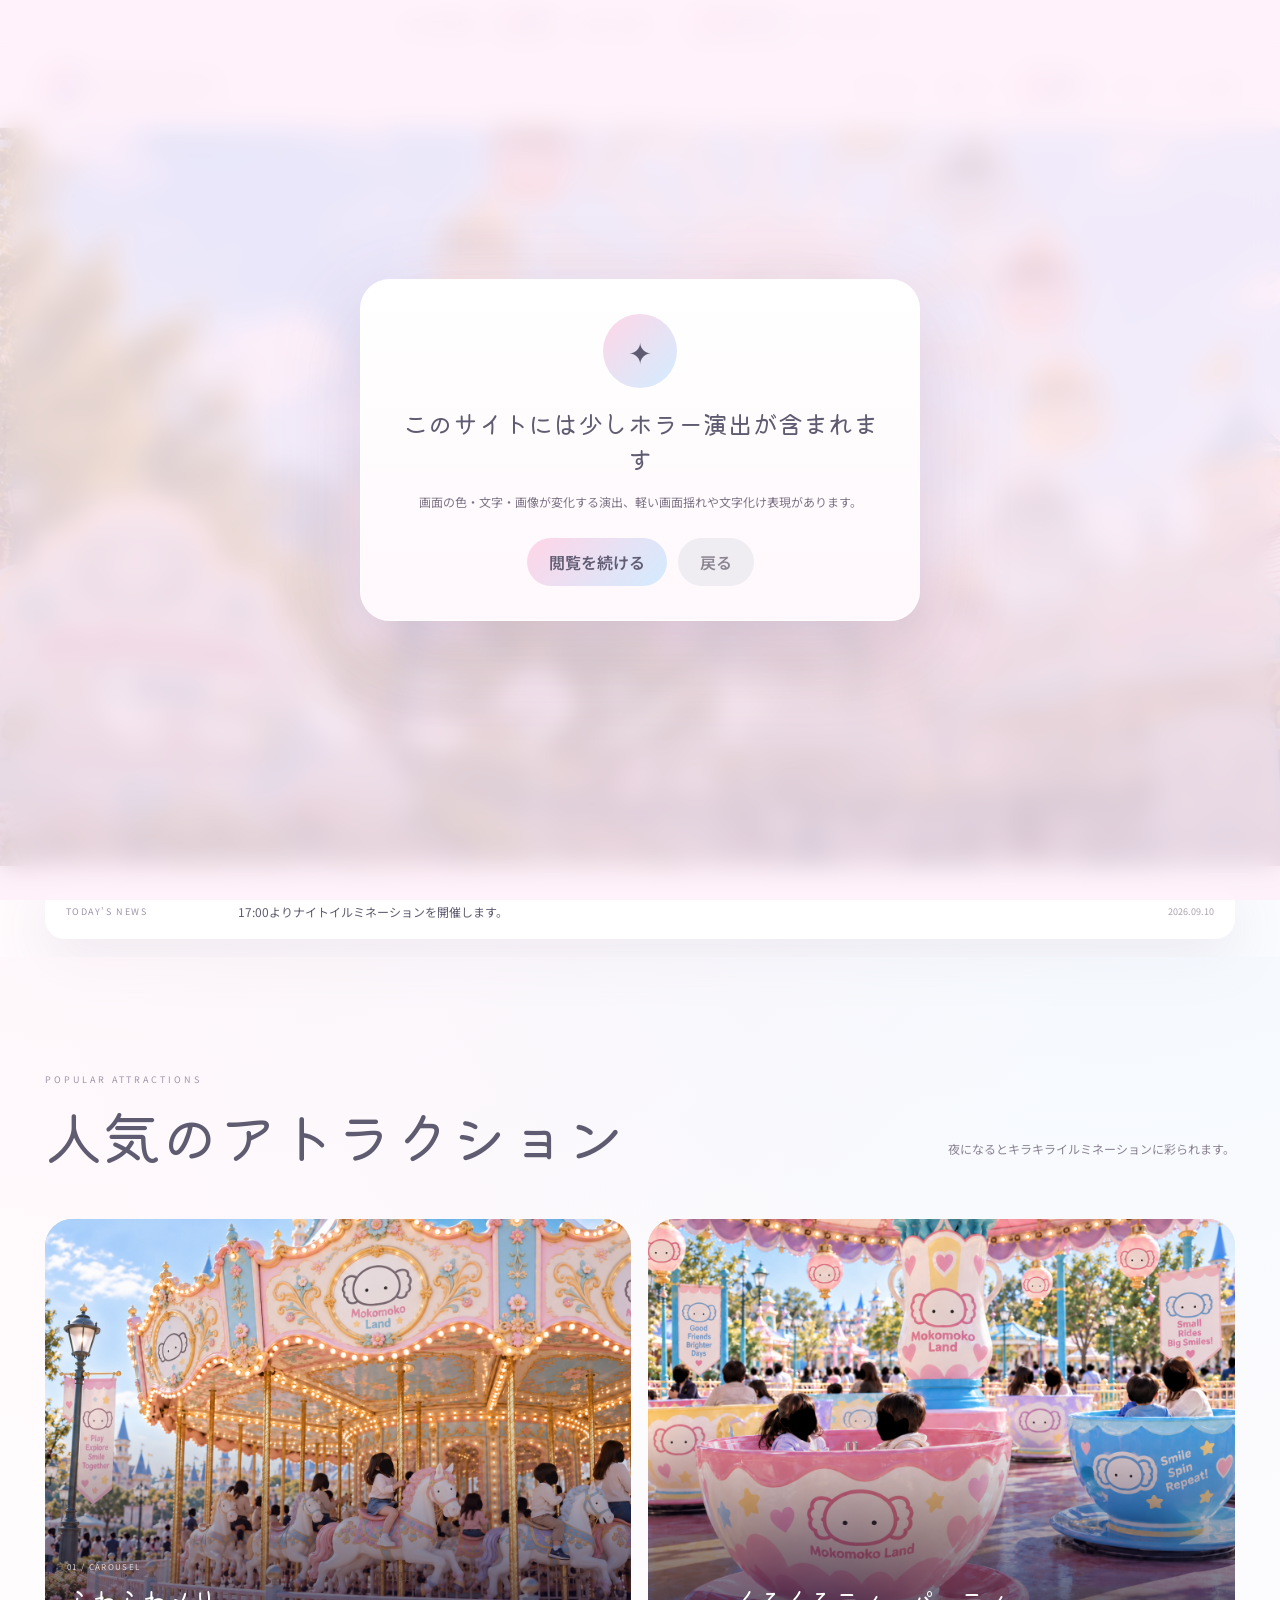
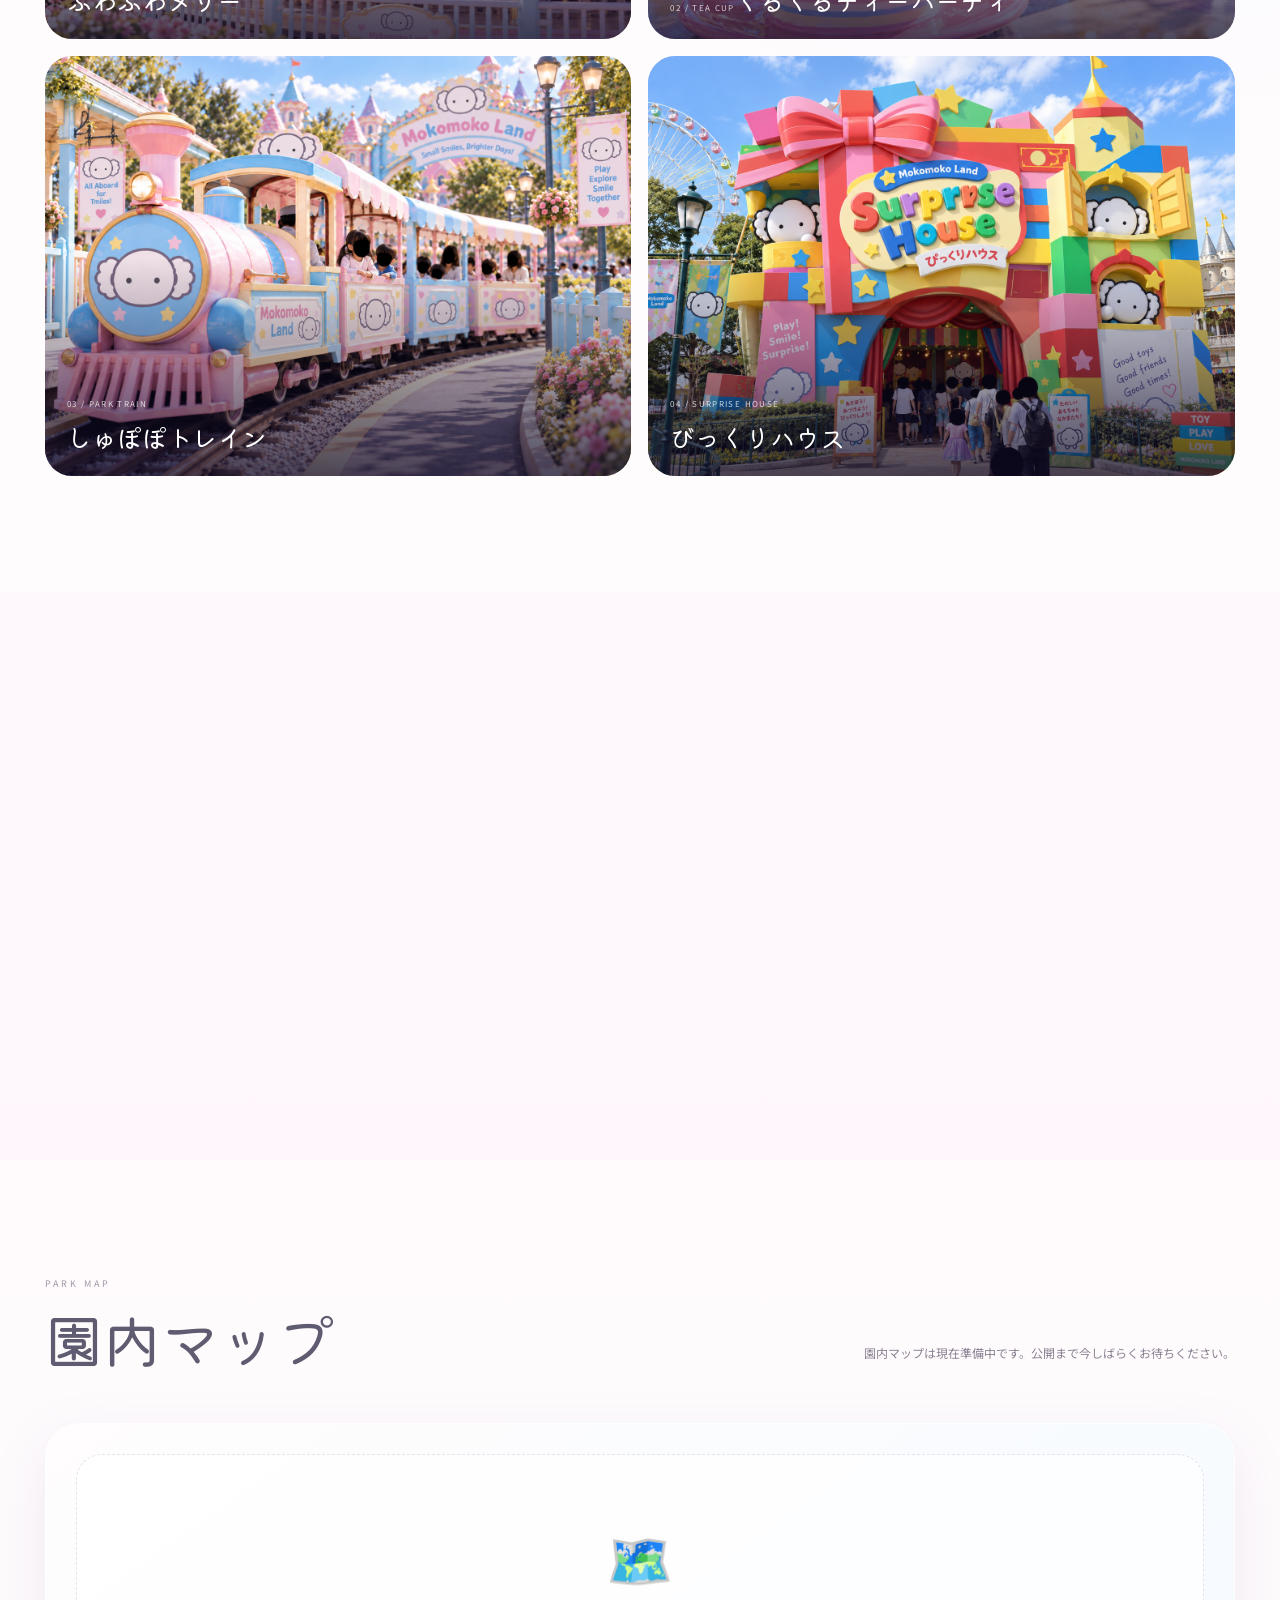
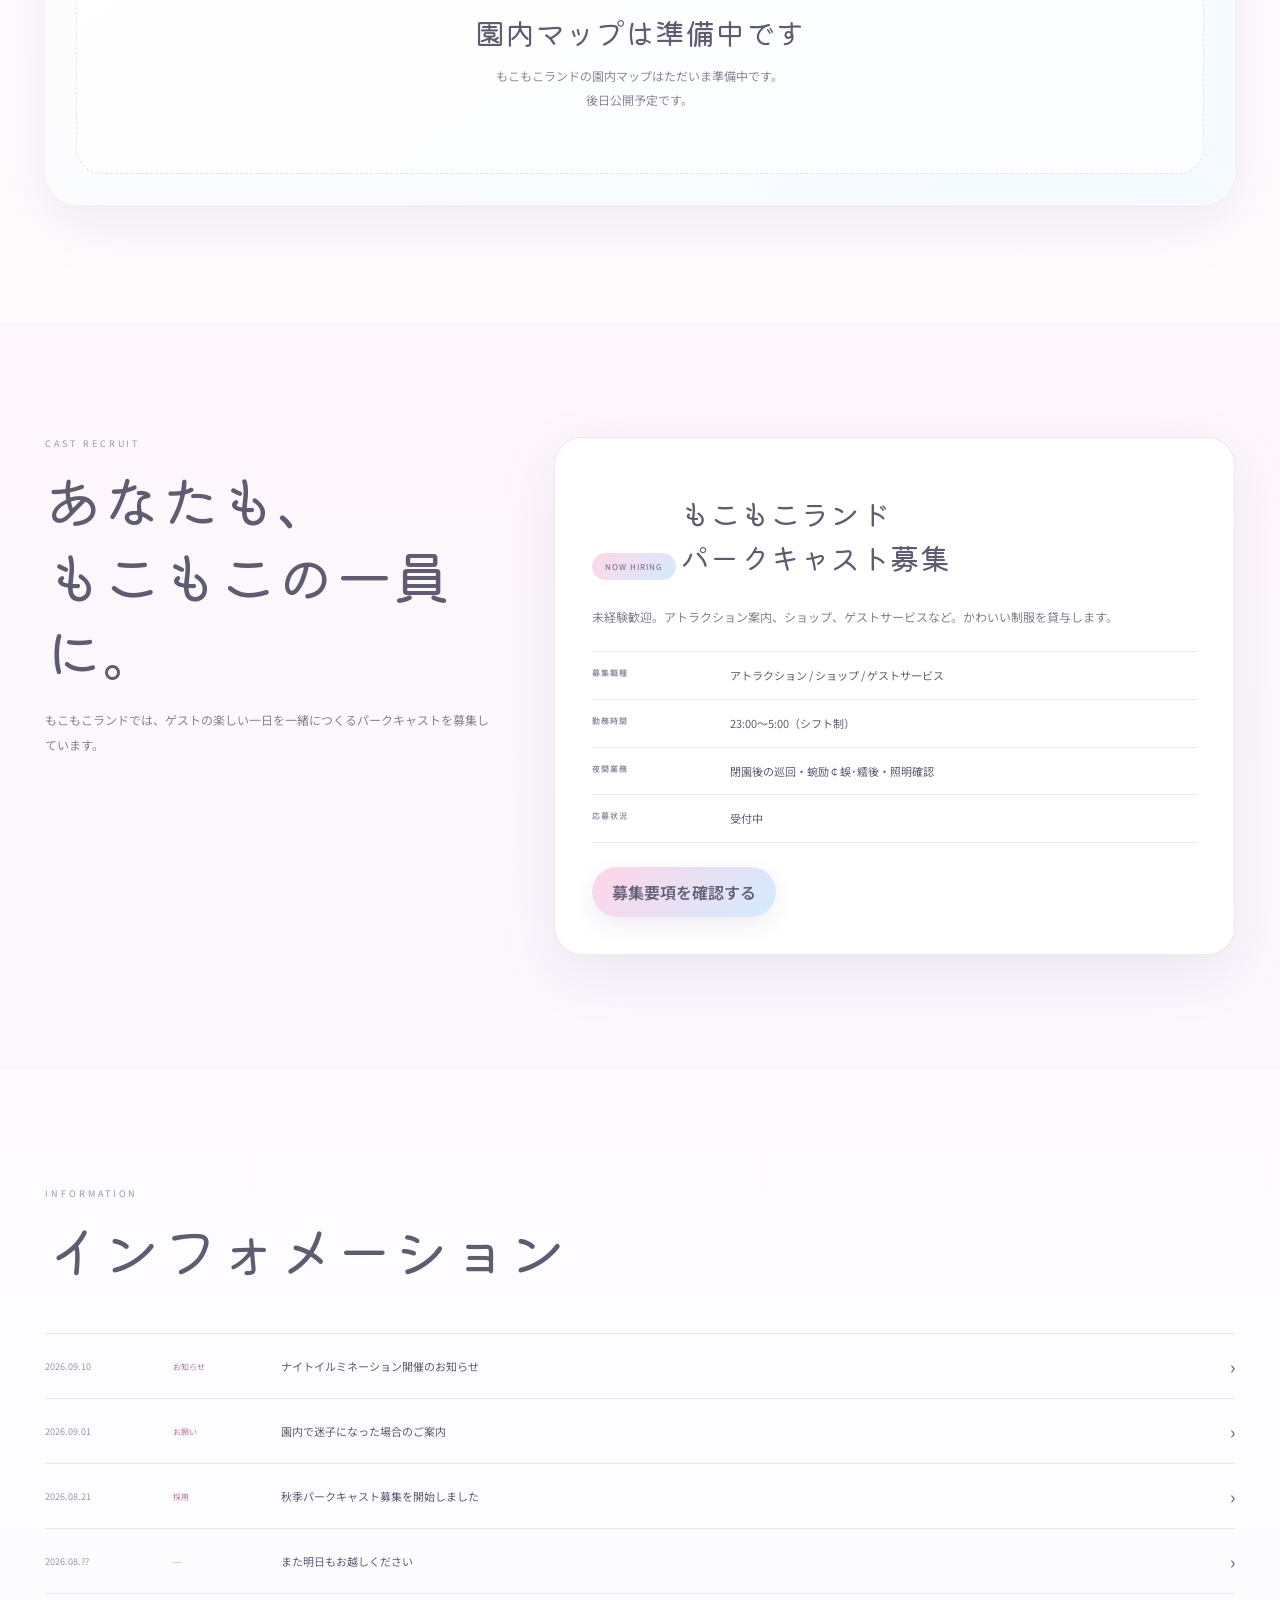
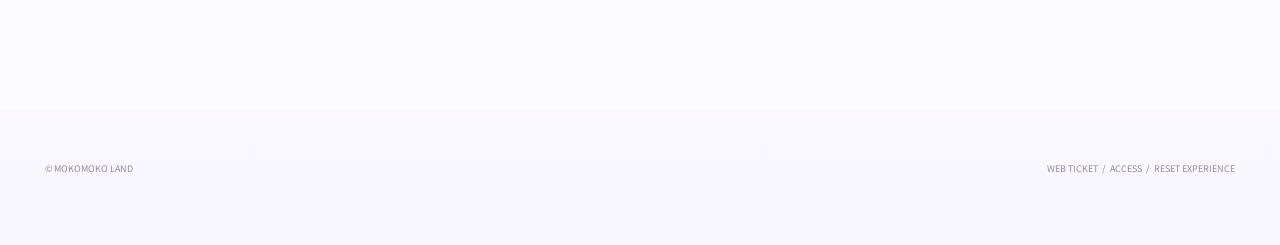
<file: index.html>
<!doctype html>
<html lang="ja">
<head>
<meta charset="utf-8">
<meta name="viewport" content="width=device-width,initial-scale=1">
<meta name="theme-color" content="#fff6fb">
<meta name="description" content="きみの居場所。もこもこランド公式サイト。">
<link rel="icon" href="assets/favicon.svg" type="image/svg+xml">
<title>もこもこランド｜公式サイト</title>
<style>
@import url('https://fonts.googleapis.com/css2?family=Kiwi+Maru:wght@300;400;500&family=Noto+Sans+JP:wght@300;400;500;600&family=Noto+Serif+JP:wght@300;400&display=swap');

:root{
  --bg:#fff9fc; --panel:#fff; --ink:#5f5b70; --muted:#91899e;
  --pink:#ffd6e7; --pink2:#ffb9d6; --blue:#d2edff; --blue2:#a9dcff;
  --lav:#e5d9ff; --yellow:#fff1b5; --mint:#d7f3e6;
  --line:rgba(105,92,126,.13); --shadow:0 18px 55px rgba(135,110,151,.12);
  --ease:cubic-bezier(.22,.7,.2,1);
}
*{box-sizing:border-box}
html{scroll-behavior:smooth}
body{
  margin:0;color:var(--ink);
  font-family:"Noto Sans JP","Yu Gothic","Hiragino Kaku Gothic ProN",sans-serif;
  background:
    radial-gradient(circle at 12% 7%,rgba(255,210,232,.58),transparent 24%),
    radial-gradient(circle at 87% 13%,rgba(202,235,255,.55),transparent 25%),
    linear-gradient(180deg,#fffafd 0%,#fff7fb 55%,#faf8ff);
  transition:background 1.1s,color 1s,font-family .7s;
  overflow-x:hidden;
}
body.dusk{
  background:
    radial-gradient(circle at 12% 7%,rgba(245,179,222,.29),transparent 24%),
    radial-gradient(circle at 87% 13%,rgba(181,193,249,.28),transparent 25%),
    linear-gradient(180deg,#f8e0ee 0%,#e8daf2 45%,#c6d2ef 100%);
}
body.night{
  color:#f1efff;
  background:
    radial-gradient(circle at 16% 8%,rgba(237,171,255,.14),transparent 21%),
    radial-gradient(circle at 82% 17%,rgba(120,184,255,.13),transparent 25%),
    linear-gradient(180deg,#4c5b90 0%,#373e72 38%,#262754 100%);
}
body.deep{
  color:#f3efff;
  font-family:"Noto Serif JP","Yu Mincho",serif;
  background:
    radial-gradient(circle at 50% 8%,rgba(255,154,232,.10),transparent 15%),
    radial-gradient(circle at 15% 18%,rgba(91,159,243,.10),transparent 24%),
    linear-gradient(180deg,#232c58 0%,#20224b 46%,#13152f 100%);
}
a{color:inherit;text-decoration:none}
button{font:inherit}
img{display:block;width:100%;height:auto}
.wrap{width:min(1240px,calc(100% - 7vw));margin-inline:auto}

/* ---------- entry warning ---------- */
.entry-warning{
  position:fixed;inset:0;z-index:1000;display:grid;place-items:center;padding:24px;
  background:rgba(255,240,249,.82);backdrop-filter:blur(13px);
  opacity:0;visibility:hidden;transition:.45s var(--ease)
}
.entry-warning.open{opacity:1;visibility:visible}
.warning-card{
  width:min(560px,94vw);border-radius:30px;padding:34px 32px;text-align:center;
  background:linear-gradient(180deg,#fff,#fff8fc);box-shadow:0 28px 90px rgba(104,78,128,.21);
  border:1px solid rgba(255,255,255,.8)
}
.warning-icon{
  width:74px;height:74px;border-radius:50%;display:grid;place-items:center;margin:0 auto 17px;
  background:linear-gradient(135deg,var(--pink),var(--blue));font-size:29px
}
.warning-card h2{font-family:"Kiwi Maru",serif;font-size:25px;font-weight:400;margin:0 0 13px}
.warning-card p{font-size:12px;line-height:2;color:#7d7486;margin:0}
.warning-actions{display:flex;justify-content:center;gap:11px;margin-top:24px}
.warning-actions button{
  border:0;border-radius:999px;padding:12px 22px;cursor:pointer;
  background:linear-gradient(135deg,#ffd5e7,#d3ebff);color:#615d73;font-weight:600
}
.warning-actions .quiet{background:#f0edf2;color:#8b8591}

/* ---------- top utility bar ---------- */
.utility{
  background:#fff;border-bottom:1px solid var(--line);position:relative;z-index:90;transition:.8s
}
body.night .utility,body.deep .utility{background:#252d58;border-color:rgba(255,255,255,.07)}
.utility-inner{
  min-height:46px;display:flex;align-items:center;justify-content:center;gap:20px;
  font-size:10px;letter-spacing:.07em;white-space:nowrap
}
.utility .chip{
  padding:6px 12px;border-radius:999px;background:linear-gradient(135deg,#ffe0ed,#e0f1ff);color:#6c687c
}
body.night .utility .chip,body.deep .utility .chip{
  background:linear-gradient(135deg,#d8b8ff,#b5dcff);color:#3e4164
}
#hoursTop{font-weight:700;min-width:85px}

/* ---------- header ---------- */
header{
  position:sticky;top:0;z-index:80;
  background:rgba(255,255,255,.88);backdrop-filter:blur(14px);
  border-bottom:1px solid var(--line);transition:.8s
}
body.dusk header{background:rgba(249,232,243,.84)}
body.night header,body.deep header{background:rgba(30,33,70,.80);border-color:rgba(255,255,255,.07)}
.nav{height:80px;display:flex;align-items:center;justify-content:space-between;gap:26px}
.brand{display:flex;align-items:center;gap:13px;min-width:max-content}
.brand-mark{
  width:42px;height:42px;border-radius:50%;display:grid;place-items:center;
  background:linear-gradient(135deg,var(--pink2),var(--blue2));color:#fff;
  font-family:"Kiwi Maru";font-size:20px;box-shadow:0 9px 23px rgba(150,127,180,.16)
}
.brand strong{font-family:"Kiwi Maru";font-weight:500;font-size:16px;letter-spacing:.06em}
.brand small{display:block;font-size:7px;letter-spacing:.2em;color:#9a91a2;margin-top:2px}
body.night .brand small,body.deep .brand small{color:#a9b1d0}
.navlinks{display:flex;align-items:center;gap:22px;font-size:9px;letter-spacing:.12em}
.navlinks a{padding:10px 0;position:relative}
.navlinks a:after{
  content:"";position:absolute;left:0;right:100%;bottom:5px;height:2px;border-radius:999px;
  background:linear-gradient(90deg,var(--pink2),var(--blue2));transition:right .3s
}
.navlinks a:hover:after{right:0}
.ticket-link{
  border-radius:999px;padding:11px 16px!important;
  background:linear-gradient(135deg,#ffd5e7,#d4ecff);color:#66637a;font-weight:600
}
.ticket-link:after{display:none!important}

/* ---------- hero ---------- */
.hero{position:relative;height:min(82svh,850px);min-height:640px;overflow:hidden;background:#e9f4ff}
.hero-picture{position:absolute;inset:0}
.hero-picture img{
  position:absolute;inset:0;width:100%;height:100%;object-fit:cover;
  transition:opacity .8s var(--ease),filter 1s var(--ease),transform 6s var(--ease)
}
.hero-picture .day-photo{opacity:1}
.hero-picture .night-photo{opacity:0}
body.night .hero-picture .day-photo,body.deep .hero-picture .day-photo{opacity:0}
body.night .hero-picture .night-photo,body.deep .hero-picture .night-photo{opacity:1}
body.deep .hero-picture .night-photo{filter:saturate(.95) brightness(.86) contrast(1.03)}
.hero:hover .hero-picture img{transform:scale(1.022)}
.hero:after{
  content:"";position:absolute;inset:0;
  background:linear-gradient(180deg,rgba(255,255,255,.01),transparent 44%,rgba(53,37,71,.58))
}
body.night .hero:after,body.deep .hero:after{
  background:linear-gradient(180deg,rgba(12,12,35,.07),rgba(10,10,33,.06) 40%,rgba(10,9,31,.76))
}
.hero-copy{
  position:absolute;z-index:2;left:6vw;bottom:8vh;color:white;max-width:720px;
  text-shadow:0 4px 26px rgba(53,30,65,.28)
}
.hero-copy .eyebrow{font-size:9px;letter-spacing:.34em;margin-bottom:13px}
.hero-copy h1{
  font-family:"Kiwi Maru";font-size:clamp(54px,8vw,106px);font-weight:400;line-height:1;margin:0 0 15px
}
body.deep .hero-copy h1{font-family:"Noto Serif JP","Yu Mincho",serif;letter-spacing:.09em}
.hero-copy p{font-family:"Kiwi Maru";font-size:15px;line-height:1.9;margin:0}
body.deep .hero-copy p{font-family:"Noto Serif JP","Yu Mincho",serif}
.scroll{
  position:absolute;z-index:3;right:4vw;bottom:5vh;color:#fff;writing-mode:vertical-rl;
  font-size:8px;letter-spacing:.28em
}
.scroll:after{content:"";display:block;width:1px;height:70px;margin-top:12px;background:linear-gradient(#fff,transparent)}

/* ---------- news / hours block ---------- */
.today-block{
  padding:18px 0;background:rgba(255,255,255,.72);transition:.8s
}
body.night .today-block,body.deep .today-block{background:rgba(255,255,255,.035)}
.today-card{
  display:grid;grid-template-columns:150px 1fr auto;gap:22px;align-items:center;
  border-radius:20px;padding:17px 21px;background:#fff;box-shadow:var(--shadow)
}
body.night .today-card,body.deep .today-card{
  background:rgba(41,46,91,.66);box-shadow:none;border:1px solid rgba(255,255,255,.06)
}
.today-label{font-size:9px;letter-spacing:.17em;color:#9d94aa}
body.night .today-label,body.deep .today-label{color:#a9b3d1}
.today-message{font-size:12px;line-height:1.75}
.today-date{font-size:9px;color:#aaa1af}
.creepy-small{display:none;color:#e5c8ff}
body.deep .creepy-small{display:inline}

/* ---------- sections ---------- */
.section{padding:116px 0}
.soft{background:rgba(255,255,255,.56);transition:.8s}
body.night .soft,body.deep .soft{background:rgba(255,255,255,.035)}
.section-head{display:flex;justify-content:space-between;align-items:end;gap:44px;margin-bottom:46px}
.label{font-size:9px;letter-spacing:.33em;color:#9e96a7;margin-bottom:12px}
body.night .label,body.deep .label{color:#aeb7d6}
.title{
  font-family:"Kiwi Maru";font-size:clamp(33px,5vw,58px);font-weight:400;line-height:1.3;margin:0
}
body.deep .title{font-family:"Noto Serif JP","Yu Mincho",serif;font-weight:300;letter-spacing:.08em}
.lead{max-width:500px;font-size:12px;line-height:2.05;color:#898192}
body.night .lead,body.deep .lead{color:#c7cde3}
.reveal{opacity:0;transform:translateY(32px);transition:1s var(--ease)}
.reveal.in{opacity:1;transform:none}

/* ---------- mokomoko info ---------- */
.info-grid{display:grid;grid-template-columns:1.2fr .8fr .8fr;gap:16px}
.feature-card{
  position:relative;overflow:hidden;border-radius:26px;min-height:410px;background:#eee;cursor:pointer;
  box-shadow:var(--shadow)
}
.feature-card img{
  position:absolute;inset:0;width:100%;height:100%;object-fit:cover;transition:opacity .8s,transform .9s,filter .8s
}
.feature-card:hover img{transform:scale(1.022)}
.feature-card .night-photo{opacity:0}
body.night .feature-card .day-photo,body.deep .feature-card .day-photo{opacity:0}
body.night .feature-card .night-photo,body.deep .feature-card .night-photo{opacity:1}
body.deep .feature-card .night-photo{filter:saturate(.96) brightness(.88) contrast(1.02)}
.feature-card:after{content:"";position:absolute;inset:40% 0 0;background:linear-gradient(transparent,rgba(21,13,43,.75))}
.feature-text{position:absolute;z-index:2;left:22px;right:22px;bottom:21px;color:#fff}
.feature-text small{font-size:8px;letter-spacing:.17em;opacity:.75}
.feature-text h3{font-family:"Kiwi Maru";font-weight:400;font-size:24px;margin:7px 0 6px}
.feature-text p{font-size:10px;line-height:1.7;margin:0;color:#f5eff7}
body.deep .feature-text h3{font-family:"Noto Serif JP",serif}

/* ---------- attractions ---------- */
.ride-grid{display:grid;grid-template-columns:repeat(2,1fr);gap:17px}
.ride{
  position:relative;border-radius:27px;overflow:hidden;min-height:420px;background:#ddd;cursor:pointer
}
.ride img{position:absolute;inset:0;width:100%;height:100%;object-fit:cover;transition:opacity .8s,filter .8s,transform .9s}
.ride:hover img{transform:scale(1.02)}
.ride .night-photo{opacity:0}
body.night .ride .day-photo,body.deep .ride .day-photo{opacity:0}
body.night .ride .night-photo,body.deep .ride .night-photo{opacity:1}
body.deep .ride .night-photo{filter:saturate(.95) brightness(.87) contrast(1.03)}
.ride:after{content:"";position:absolute;inset:48% 0 0;background:linear-gradient(transparent,rgba(16,11,39,.75))}
.ride-copy{position:absolute;z-index:2;left:22px;right:22px;bottom:21px;color:#fff}
.ride-copy small{font-size:8px;letter-spacing:.17em;opacity:.77}
.ride-copy h3{font-family:"Kiwi Maru";font-size:25px;font-weight:400;margin:7px 0 0}
body.deep .ride-copy h3{font-family:"Noto Serif JP",serif}
.ride.wide{grid-column:1 / span 2;min-height:370px}
.change-dot{
  position:absolute;z-index:3;right:16px;top:16px;width:8px;height:8px;border-radius:50%;
  background:#ffd0ff;box-shadow:0 0 18px #ffd0ff;opacity:0;transition:.5s
}
body.night .change-dot,body.deep .change-dot{opacity:1}

/* ---------- before visit ---------- */
.check-grid{display:grid;grid-template-columns:repeat(4,1fr);gap:12px}
.check{
  min-height:190px;border-radius:22px;padding:27px 20px;
  background:#fff;border:1px solid var(--line);box-shadow:0 10px 32px rgba(140,117,156,.07);
  display:flex;flex-direction:column;justify-content:space-between;transition:.7s;cursor:pointer
}
body.night .check,body.deep .check{background:rgba(255,255,255,.05);border-color:rgba(255,255,255,.07);box-shadow:none}
.check .icon{font-size:30px}.check b{font-family:"Kiwi Maru";font-size:14px;font-weight:400}
body.deep .check b{font-family:"Noto Serif JP",serif}
.check small{font-size:9px;line-height:1.6;color:#a198aa}
body.night .check small,body.deep .check small{color:#aab4d3}

/* ---------- cute park map ---------- */
.map-shell{
  position:relative;border-radius:34px;padding:30px;
  background:linear-gradient(145deg,#fffdfd,#f4faff);
  box-shadow:var(--shadow);border:1px solid rgba(255,255,255,.8);overflow:hidden;transition:.9s
}
body.night .map-shell,body.deep .map-shell{
  background:linear-gradient(145deg,rgba(60,66,115,.78),rgba(36,41,82,.82));
  border-color:rgba(255,255,255,.08);box-shadow:none
}
.park-map{
  position:relative;height:620px;border-radius:28px;overflow:hidden;
  background:
    radial-gradient(circle at 20% 20%,rgba(255,208,228,.7),transparent 23%),
    radial-gradient(circle at 78% 18%,rgba(198,234,255,.75),transparent 24%),
    radial-gradient(circle at 42% 78%,rgba(214,244,226,.8),transparent 26%),
    linear-gradient(180deg,#fef6fb,#eef8ff);
  border:2px solid rgba(255,255,255,.86);transition:.9s
}
body.night .park-map,body.deep .park-map{
  background:
    radial-gradient(circle at 20% 20%,rgba(228,167,245,.10),transparent 23%),
    radial-gradient(circle at 78% 18%,rgba(113,174,238,.10),transparent 24%),
    linear-gradient(180deg,#3f497d,#2c3267);
  border-color:rgba(255,255,255,.08)
}
.park-map:before,.park-map:after{
  content:"";position:absolute;border-radius:50%;border:38px solid rgba(255,255,255,.76);pointer-events:none
}
.park-map:before{width:72%;height:70%;left:10%;top:8%;transform:rotate(-6deg)}
.park-map:after{width:50%;height:42%;right:6%;bottom:7%;border-width:24px}
body.night .park-map:before,body.night .park-map:after,
body.deep .park-map:before,body.deep .park-map:after{border-color:rgba(242,239,255,.12)}
.map-spot{
  position:absolute;z-index:2;display:flex;flex-direction:column;align-items:center;gap:7px;
  min-width:120px;text-align:center;transition:.5s
}
.map-icon{
  width:82px;height:82px;border-radius:28px;display:grid;place-items:center;font-size:34px;
  background:#fff;border:5px solid var(--accent,#ffd8e9);box-shadow:0 10px 26px rgba(129,111,146,.10)
}
body.night .map-icon,body.deep .map-icon{background:#32396f;box-shadow:none}
.map-spot b{font-family:"Kiwi Maru";font-size:12px;font-weight:500}
body.deep .map-spot b{font-family:"Noto Serif JP",serif}
.map-spot small{font-size:8px;color:#9c94a5}
body.night .map-spot small,body.deep .map-spot small{color:#a6b0d0}
.m-ferris{right:11%;top:9%;--accent:#bde5ff}.m-carousel{left:11%;top:20%;--accent:#ffd0e4}
.m-teacup{left:37%;top:48%;--accent:#e4d4ff}.m-train{right:10%;bottom:13%;--accent:#fff0aa}
.m-toy{left:8%;bottom:10%;--accent:#d6f0e1}.m-gate{left:42%;top:6%;--accent:#ffd9e8}
.m-cast{right:33%;bottom:5%;--accent:#dbd1ff}
.map-ribbon{
  position:absolute;left:50%;bottom:22px;transform:translateX(-50%);z-index:4;
  padding:11px 20px;border-radius:999px;background:#fff;color:#6e6879;
  font-family:"Kiwi Maru";font-size:11px;box-shadow:0 8px 24px rgba(110,94,130,.12)
}
body.night .map-ribbon,body.deep .map-ribbon{background:#242959;color:#d9d9ef}
.exit-label{transition:.45s}
body.deep .exit-label{opacity:0}
.hidden-map-text{display:none}
body.deep .hidden-map-text{display:inline;color:#f1c5ff}

/* ---------- recruit ---------- */
.recruit-grid{display:grid;grid-template-columns:.8fr 1.2fr;gap:55px;align-items:start}
.recruit-card{
  border-radius:28px;padding:37px;background:#fff;border:1px solid var(--line);box-shadow:var(--shadow);transition:.8s
}
body.night .recruit-card,body.deep .recruit-card{
  background:rgba(48,53,99,.64);border-color:rgba(255,255,255,.07);box-shadow:none
}
.badge{
  display:inline-flex;padding:8px 13px;border-radius:999px;
  background:linear-gradient(135deg,#ffd7e7,#d5ebff);color:#6d677d;font-size:8px;letter-spacing:.13em
}
.recruit-card h3{font-family:"Kiwi Maru";font-size:30px;font-weight:400;line-height:1.45;margin:17px 0 14px}
body.deep .recruit-card h3{font-family:"Noto Serif JP",serif}
.recruit-card p{font-size:12px;line-height:2;color:#847d8c}
body.night .recruit-card p,body.deep .recruit-card p{color:#c5cce3}
.job{border-top:1px solid var(--line);margin-top:22px}
.job-row{display:grid;grid-template-columns:120px 1fr;gap:18px;padding:14px 0;border-bottom:1px solid var(--line);font-size:11px;line-height:1.7}
.job-row b{font-size:8px;letter-spacing:.14em;color:#9b94a5}
body.night .job-row b,body.deep .job-row b{color:#aeb8d8}
.fake-button{
  margin-top:24px;border:0;border-radius:999px;padding:13px 20px;
  background:linear-gradient(135deg,#ffd5e7,#d2ebff);color:#636178;font-weight:600;
  cursor:pointer;transition:transform .18s ease, box-shadow .18s ease, filter .18s ease;
  box-shadow:0 8px 22px rgba(136,111,159,.12)
}
.fake-button:hover{transform:translateY(-1px);filter:brightness(1.02)}
.fake-button:active{transform:translateY(0)}
.fake-button:disabled{cursor:default;opacity:.92;box-shadow:none}
body.deep .fake-button{font-family:monospace;letter-spacing:.06em}

/* ---------- information ---------- */
.news-list{border-top:1px solid var(--line)}
.news{
  display:grid;grid-template-columns:110px 90px 1fr auto;gap:18px;align-items:center;
  padding:19px 0;border-bottom:1px solid var(--line);font-size:11px
}
.news time{color:#9b94a4;font-size:9px}.news .tag{font-size:8px;color:#b2789c}
body.night .news time,body.deep .news time{color:#a8b1d0}.news .arrow{font-size:18px}

/* ---------- typography anomalies ---------- */
@keyframes tinyShake{
  0%,100%{transform:translate(0,0)}
  25%{transform:translate(.45px,-.25px)}
  50%{transform:translate(-.45px,.25px)}
  75%{transform:translate(.28px,.35px)}
}
@keyframes hardShake{
  0%,100%{transform:translate(0)}
  18%{transform:translate(1px,-.6px)}
  36%{transform:translate(-1px,.6px)}
  54%{transform:translate(.8px,.8px)}
  72%{transform:translate(-.7px,-.5px)}
  90%{transform:translate(.6px,-.4px)}
}
.shake{display:inline-block}
body.dusk .shake{animation:tinyShake .2s infinite}
body.night .shake,body.deep .shake{animation:hardShake .13s infinite}
body.dusk .font-warp{font-family:"Noto Serif JP","Yu Mincho",serif}
body.night .font-warp{font-family:monospace;letter-spacing:.06em}
body.deep .font-warp{font-family:monospace;letter-spacing:.12em}


/* ---------- progressive horror effects ---------- */
@keyframes nightFlicker{0%,7%,10%,19%,22%,72%,76%,100%{opacity:1}8%,20%,74%{opacity:.2}9%,21%,75%{opacity:.72}}
@keyframes redPulse{0%,100%{color:inherit;text-shadow:none}44%{color:#d95f6f;text-shadow:0 0 8px rgba(205,35,50,.10)}50%{color:#ff4f5e;text-shadow:0 0 15px rgba(255,45,55,.35)}56%{color:#d95f6f;text-shadow:0 0 8px rgba(205,35,50,.10)}}
@keyframes glitchSkew{0%,100%{transform:translate(0,0) skewX(0)}20%{transform:translate(.7px,-.2px) skewX(.35deg)}40%{transform:translate(-.7px,.3px) skewX(-.4deg)}60%{transform:translate(.4px,.5px) skewX(.25deg)}80%{transform:translate(-.4px,-.3px) skewX(-.25deg)}}
@keyframes noiseDrift{0%{transform:translate3d(-1.5%,0,0)}25%{transform:translate3d(1%,.8%,0)}50%{transform:translate3d(-.5%,-1%,0)}75%{transform:translate3d(1.3%,-.4%,0)}100%{transform:translate3d(-1.5%,0,0)}}
body:before{content:"";position:fixed;inset:-8%;z-index:150;pointer-events:none;opacity:0;background-image:repeating-linear-gradient(0deg,rgba(255,255,255,.22) 0,rgba(255,255,255,.22) 1px,transparent 1px,transparent 4px),radial-gradient(circle at 21% 33%,rgba(255,255,255,.32) 0 1px,transparent 1.5px),radial-gradient(circle at 71% 61%,rgba(255,255,255,.22) 0 1px,transparent 1.4px);background-size:auto,17px 19px,23px 21px;mix-blend-mode:screen}
body.dusk:before{opacity:.025;animation:noiseDrift .9s steps(2,end) infinite}body.night:before{opacity:.07;animation:noiseDrift .34s steps(2,end) infinite}body.deep:before{opacity:.13;animation:noiseDrift .17s steps(2,end) infinite}
.night-shake,.night-flicker,.night-red{transition:color .35s,opacity .35s,text-shadow .35s}body.dusk .night-shake{display:inline-block;animation:tinyShake .38s infinite}body.night .night-shake{display:inline-block;animation:tinyShake .18s infinite}body.deep .night-shake{display:inline-block;animation:hardShake .11s infinite}body.dusk .night-flicker{animation:nightFlicker 7s infinite}body.night .night-flicker{animation:nightFlicker 3.6s infinite}body.deep .night-flicker{animation:nightFlicker 1.8s infinite}body.dusk .night-red{animation:redPulse 7.5s infinite}body.night .night-red{animation:redPulse 3.1s infinite}body.deep .night-red{animation:redPulse 1.55s infinite}
body.night .navlinks a:nth-child(2),body.night .navlinks a:nth-child(5),body.deep .navlinks a:nth-child(2),body.deep .navlinks a:nth-child(5){animation:glitchSkew .16s infinite}body.deep .navlinks a:nth-child(3){color:#ff777d;animation:nightFlicker 1.5s infinite,hardShake .12s infinite}body.dusk .today-date{color:#b97484}body.night .today-date{color:#e6a4b4;animation:nightFlicker 2.8s infinite}body.deep .today-date{color:#ff737a;animation:nightFlicker 1.2s infinite}body.night .news:nth-child(2) span:nth-child(3),body.night .news:nth-child(4) span:nth-child(3),body.deep .news:nth-child(2) span:nth-child(3),body.deep .news:nth-child(4) span:nth-child(3){color:#ff7c82;text-shadow:0 0 12px rgba(255,68,77,.18)}body.deep .check:nth-child(2) b,body.deep .check:nth-child(4) b{color:#ff7c82}body.night .utility .chip{animation:glitchSkew .22s infinite}body.deep .utility .chip{animation:hardShake .12s infinite}.news-link{transition:background .25s,padding .25s}.news-link:hover{background:rgba(255,255,255,.5);padding-left:10px;padding-right:10px}body.night .news-link:hover,body.deep .news-link:hover{background:rgba(255,255,255,.04)}.completion-thanks{position:relative;z-index:1;margin:0 0 14px;font-family:"Noto Serif JP","Yu Mincho",serif;font-size:14px;letter-spacing:.08em;color:#cdbfd9}

/* ---------- footer ---------- */
footer{padding:52px 0 70px;font-size:9px;color:#918a9b}
body.night footer,body.deep footer{color:#9da7c8}
.footer{display:flex;justify-content:space-between;gap:20px;flex-wrap:wrap}
.reset{border:0;background:none;color:inherit;cursor:pointer;padding:0}

/* ---------- photo modal ---------- */
.photo-modal,.application-modal{
  position:fixed;inset:0;z-index:190;display:grid;place-items:center;padding:4vw;
  background:rgba(35,28,56,.56);opacity:0;visibility:hidden;transition:.42s var(--ease)
}
.photo-modal.open,.application-modal.open{opacity:1;visibility:visible}
.photo-card{
  width:min(790px,94vw);border-radius:28px;overflow:hidden;background:#fff;
  box-shadow:0 28px 90px rgba(43,31,67,.32)
}
.photo-frame{position:relative;aspect-ratio:4/3;background:#eee}
.photo-frame img{position:absolute;inset:0;width:100%;height:100%;object-fit:cover;transition:opacity .65s}
.photo-frame .modal-night{opacity:0}
body.night .photo-frame .modal-day,body.deep .photo-frame .modal-day{opacity:0}
body.night .photo-frame .modal-night,body.deep .photo-frame .modal-night{opacity:1}
body.deep .photo-frame .modal-night{filter:saturate(.95) brightness(.88) contrast(1.02)}
.modal-close{
  position:absolute;z-index:3;right:15px;top:14px;width:36px;height:36px;border-radius:50%;
  border:0;background:rgba(255,255,255,.84);cursor:pointer;color:#635d70
}
.photo-caption{padding:22px 25px;color:#625e70}
.photo-caption small{font-size:8px;letter-spacing:.16em;color:#a096a9}
.photo-caption h3{font-family:"Kiwi Maru";font-size:24px;font-weight:400;margin:7px 0 6px}
.photo-caption p{font-size:11px;line-height:1.8;color:#837c8e;margin:0}

/* ---------- automatic application popup ---------- */
.application-card{
  width:min(600px,94vw);border-radius:34px;padding:42px 34px;text-align:center;
  background:linear-gradient(180deg,#fff9fd,#f5f8ff);color:#5d596e;
  box-shadow:0 30px 100px rgba(43,30,72,.42)
}
.application-icon{
  width:94px;height:94px;border-radius:50%;display:grid;place-items:center;margin:0 auto 20px;
  background:linear-gradient(135deg,#ffd4e8,#cfeaff);font-size:38px
}
.application-card h2{
  font-family:"Kiwi Maru";font-size:30px;font-weight:400;line-height:1.55;margin:0 0 12px
}
.application-card p{font-size:13px;line-height:2;color:#777083;margin:0}
.application-card strong{display:block;font-family:"Noto Serif JP","Yu Mincho",serif;font-size:16px;margin-top:19px}
.application-card button{
  margin-top:25px;border:0;border-radius:999px;padding:13px 22px;
  background:linear-gradient(135deg,#ffd5e8,#d2ebff);color:#625f75;cursor:pointer
}


/* ---------- final completion popup ---------- */
.completion-modal{
  position:fixed;inset:0;z-index:260;display:grid;place-items:center;padding:5vw;
  background:
    radial-gradient(circle at 50% 44%,rgba(101,74,138,.16),transparent 28%),
    rgba(4,5,13,.88);
  opacity:0;visibility:hidden;transition:opacity .8s ease,visibility .8s ease;
  backdrop-filter:blur(5px)
}
.completion-modal.open{opacity:1;visibility:visible}
.completion-card{
  position:relative;width:min(610px,92vw);overflow:hidden;
  padding:54px 42px 40px;text-align:center;
  background:
    linear-gradient(180deg,rgba(22,23,42,.98),rgba(8,9,21,.98));
  border:1px solid rgba(221,205,255,.11);
  box-shadow:
    0 32px 120px rgba(0,0,0,.62),
    inset 0 0 80px rgba(113,86,153,.07);
  color:#e9e4f4
}
.completion-card:before,
.completion-card:after{
  content:"";position:absolute;left:0;right:0;height:1px;
  background:rgba(213,188,255,.16)
}
.completion-card:before{top:18px}.completion-card:after{bottom:18px}
.completion-noise{
  position:absolute;inset:0;pointer-events:none;opacity:.08;
  background-image:
    repeating-linear-gradient(
      0deg,
      rgba(255,255,255,.18) 0,
      rgba(255,255,255,.18) 1px,
      transparent 1px,
      transparent 4px
    );
  mix-blend-mode:screen
}
.completion-kicker{
  position:relative;z-index:1;font-family:monospace;
  font-size:9px;letter-spacing:.22em;color:#9288a9;margin-bottom:23px
}
.completion-mark{
  position:relative;z-index:1;
  width:54px;height:54px;border-radius:50%;display:grid;place-items:center;
  margin:0 auto 23px;border:1px solid rgba(225,211,255,.18);
  color:#cab6e6;font-size:22px;
  animation:completionPulse 2.4s ease-in-out infinite
}
.completion-card h2{
  position:relative;z-index:1;
  margin:0;font-family:"Noto Serif JP","Yu Mincho",serif;font-weight:300;
  font-size:clamp(27px,4vw,38px);line-height:1.75;letter-spacing:.07em;
  color:#f1edf8;
  text-shadow:0 0 24px rgba(202,180,231,.08)
}
.completion-card p{
  position:relative;z-index:1;
  margin:24px 0 0;font-size:11px;line-height:2.1;color:#8f899d
}
.completion-reset{
  position:relative;z-index:1;display:inline-block;margin-top:34px;
  padding:4px 1px;border:0;border-bottom:1px solid rgba(223,211,240,.36);
  background:none;color:#aaa2b6;font-size:10px;letter-spacing:.18em;
  cursor:pointer;transition:.25s
}
.completion-reset:hover{color:#fff;border-bottom-color:#fff}
@keyframes completionPulse{
  0%,100%{box-shadow:0 0 0 rgba(205,181,235,0)}
  50%{box-shadow:0 0 26px rgba(205,181,235,.10)}
}

/* ---------- responsive ---------- */
@media(max-width:980px){
  .navlinks{display:none}
  .info-grid{grid-template-columns:1fr 1fr}.info-grid .feature-card:first-child{grid-column:1/3}
  .check-grid{grid-template-columns:1fr 1fr}
  .recruit-grid{grid-template-columns:1fr}
  .park-map{height:560px}
}
@media(max-width:680px){
  .wrap{width:min(100% - 28px,1240px)}
  .utility-inner{font-size:8px;gap:8px;overflow:auto;justify-content:flex-start;padding:0 14px}
  .nav{height:69px}.brand small{display:none}
  .hero{height:72svh;min-height:560px}.hero-copy{left:20px;right:20px}.hero-copy h1{font-size:49px}.hero-copy p{font-size:11px}
  .today-card{grid-template-columns:1fr;gap:7px}.today-date{display:none}
  .section{padding:88px 0}.section-head{display:block}.section-head .lead{margin-top:16px}
  .info-grid,.ride-grid,.check-grid{grid-template-columns:1fr}.info-grid .feature-card:first-child{grid-column:auto}
  .feature-card,.ride{min-height:330px}
  .ride.wide{grid-column:auto;min-height:330px}
  .news{grid-template-columns:80px 72px 1fr}.news .arrow{display:none}
  .park-map{height:670px}
  .map-spot{min-width:90px}.map-icon{width:66px;height:66px;border-radius:23px;font-size:27px}
  .m-ferris{right:2%;top:7%}.m-carousel{left:1%;top:19%}.m-teacup{left:33%;top:43%}
  .m-train{right:0;bottom:15%}.m-toy{left:0;bottom:10%}.m-gate{left:33%;top:4%}.m-cast{right:30%;bottom:2%}
}

/* keep access card flex layout during night shake */
body.dusk .check.night-shake,
body.night .check.night-shake,
body.deep .check.night-shake{
  display:flex !important;
  flex-direction:column;
  justify-content:space-between;
}

</style>
</head>

<body>

<!-- First-view content warning -->
<div class="entry-warning" id="entryWarning" aria-modal="true" role="dialog">
  <div class="warning-card">
    <div class="warning-icon">✦</div>
    <h2>このサイトには少しホラー演出が含まれます</h2>
    <p>画面の色・文字・画像が変化する演出、軽い画面揺れや文字化け表現があります。</p>
    <div class="warning-actions">
      <button id="continueBtn">閲覧を続ける</button>
      <button class="quiet" id="backBtn">戻る</button>
    </div>
  </div>
</div>

<!-- Automatic recruitment popup -->
<div class="application-modal" id="applicationModal">
  <div class="application-card">
    <div class="application-icon">✉</div>
    <h2 id="applicationTitle">応募ありがとうございました</h2>
    <p id="applicationText">もこもこランド キャスト採用係<br>応募を受け付けました。</p>
    <strong id="applicationStrong">当日は心よりお待ち申し上げております</strong>
    <button id="applicationClose">確認しました</button>
  </div>
</div>


<!-- Final completion popup -->
<div class="completion-modal" id="completionModal">
  <div class="completion-card">
    <div class="completion-noise"></div>
    <div class="completion-kicker">MOKOMOKO LAND / STAFF ONLY</div>
    <div class="completion-mark">✦</div>
    <div class="completion-thanks">求人へのご応募ありがとうございます。</div>
    <h2>当日は一緒に働けることを<br>楽しみにしております</h2>
    <p>ご案内は以上です。<br>どうぞお気をつけてお越しください。</p>
    <button class="completion-reset" id="completionReset">リセット</button>
  </div>
</div>

<!-- Photo lightbox -->
<div class="photo-modal" id="photoModal">
  <div class="photo-card">
    <div class="photo-frame">
      <button class="modal-close" id="photoClose">×</button>
      <img class="modal-day" id="modalDay" alt="">
      <img class="modal-night" id="modalNight" alt="">
    </div>
    <div class="photo-caption">
      <small id="modalCode"></small>
      <h3 id="modalTitle"></h3>
      <p id="modalText"></p>
    </div>
  </div>
</div>

<!-- Top opening-hours utility -->
<div class="utility">
  <div class="wrap utility-inner">
    <span id="openingLabel">本日の営業時間</span>
    <span class="chip" id="rideLabel">のりもの</span><span id="hoursTop">9:00 - 21:00</span>
    <span class="chip" id="illuminationLabel">イルミネーション</span><span id="illuminationHours">9:00 - 21:00</span>
  </div>
</div>

<header>
  <div class="wrap nav">
    <a class="brand" href="#top">
      <span class="brand-mark">も</span>
      <span><strong>もこもこランド</strong><small>MOKOMOKO LAND OFFICIAL</small></span>
    </a>
    <nav class="navlinks">
      
      <a href="#attractions">アトラクション</a>
      <a href="#map">園内マップ</a>
      <a class="ticket-link" href="https://upavaquarium.booth.pm/" target="_blank" rel="noopener noreferrer">チケット</a>
      <a class="access-nav" href="access.html">アクセス</a>
      <a href="#recruit">キャスト募集</a>
    </nav>
  </div>
</header>

<main id="top">

<section class="hero">
  <div class="hero-picture">
    <img class="day-photo" src="assets/ferris_day.png" alt="昼のもこもこランド">
    <img class="night-photo" src="assets/ferris_night.png" alt="夜のもこもこランド">
  </div>
  <div class="hero-copy">
    <div class="eyebrow">SMALL RIDES, BIG SMILES!</div>
    <h1>もこもこランド</h1>
    <p>ちいさな笑顔で、あしたをもっと明るく。</p>
  </div>
  <div class="scroll">SCROLL</div>
</section>

<div class="today-block">
  <div class="wrap today-card">
    <div class="today-label night-flicker">TODAY'S NEWS</div>
    <div class="today-message night-shake" id="todayMessage">
      17:00よりナイトイルミネーションを開催します。
      <span class="creepy-small"><br>点滅しているライトを見かけたらキャストまでお声がけください。</span>
    </div>
    <div class="today-date">2026.09.10</div>
  </div>
</div>

<section class="section soft" id="attractions">
  <div class="wrap">
    <div class="section-head reveal">
      <div>
        <div class="label">POPULAR ATTRACTIONS</div>
        <h2 class="title night-shake">人気のアトラクション</h2>
      </div>
      <p class="lead" id="attractionLead">夜になるとキラキライルミネーションに彩られます。</p>
    </div>

    <div class="ride-grid reveal">
      <article class="ride photo-open" data-kind="carousel">
        <img class="day-photo" src="assets/carousel_day.png">
        <img class="night-photo" src="assets/carousel_night.png">
        <span class="change-dot"></span>
        <div class="ride-copy"><small>01 / CAROUSEL</small><h3>ふわふわメリー</h3></div>
      </article>
      <article class="ride photo-open" data-kind="teacup">
        <img class="day-photo" src="assets/teacup_day.png">
        <img class="night-photo" src="assets/teacup_night.png">
        <span class="change-dot"></span>
        <div class="ride-copy"><small>02 / TEA CUP</small><h3 class="shake">くるくるティーパーティ</h3></div>
      </article>
      <article class="ride photo-open" data-kind="train">
        <img class="day-photo" src="assets/train_day.png">
        <img class="night-photo" src="assets/train_night.png">
        <span class="change-dot"></span>
        <div class="ride-copy"><small>03 / PARK TRAIN</small><h3>しゅぽぽトレイン</h3></div>
      </article>
      <article class="ride photo-open" data-kind="surprise">
        <img class="day-photo" src="assets/surprise_day.png">
        <img class="night-photo" src="assets/surprise_night.png">
        <span class="change-dot"></span>
        <div class="ride-copy"><small>04 / SURPRISE HOUSE</small><h3 class="font-warp">びっくりハウス</h3></div>
      </article>
    </div>
  </div>
</section>

<!-- "Before you go" area inspired by the utility cards used by large park sites -->
<section class="section" id="before">
  <div class="wrap">
    <div class="section-head reveal">
      <div>
        <div class="label">BEFORE YOUR VISIT</div>
        <h2 class="title night-shake">おでかけ前にチェック！</h2>
      </div>
    </div>
    <div class="check-grid reveal">
      <a class="check ticket-action" href="https://upavaquarium.booth.pm/" target="_blank" rel="noopener noreferrer">
        <span class="icon">🎟️</span><b>WEBチケット</b><small>チケットの購入はこちら</small>
      </a>
      <a class="check access-link night-shake" href="access.html">
        <span class="icon">🚃</span><b>交通アクセス</b><small id="accessSmall">電車・バス・お車でのご案内</small>
      </a>
      <a class="check" href="#map">
        <span class="icon">🗺️</span><b>園内マップ</b><small>もこもこランドをもっと楽しむ</small>
      </a>
      <a class="check night-flicker" href="#recruit">
        <span class="icon">🎠</span><b>キャスト募集</b><small>いっしょに、笑顔をつくろう</small>
      </a>
    </div>
  </div>
</section>

<!-- Cute original park map -->

<section class="section soft" id="map">
  <div class="wrap">
    <div class="section-head reveal">
      <div>
        <div class="label">PARK MAP</div>
        <h2 class="title night-flicker">園内マップ</h2>
      </div>
      <p class="lead" id="mapLead">園内マップは現在準備中です。公開まで今しばらくお待ちください。</p>
    </div>

    <div class="map-shell reveal">
      <div style="min-height:320px;display:grid;place-items:center;text-align:center;border-radius:26px;background:rgba(255,255,255,.68);border:1px dashed rgba(120,103,146,.18);padding:34px;">
        <div>
          <div style="font-size:54px;margin-bottom:14px;">🗺️</div>
          <div style="font-family:'Kiwi Maru',serif;font-size:30px;font-weight:400;margin-bottom:10px;">園内マップは準備中です</div>
          <div style="font-size:12px;line-height:2;color:#8c8596;">もこもこランドの園内マップはただいま準備中です。<br>後日公開予定です。</div>
        </div>
      </div>
    </div>
  </div>
</section>

<section class="section" id="recruit">
  <div class="wrap recruit-grid">
    <div class="reveal">
      <div class="label">CAST RECRUIT</div>
      <h2 class="title night-red">あなたも、<br>もこもこの一員に。</h2>
      <p class="lead" style="margin-top:20px">もこもこランドでは、ゲストの楽しい一日を一緒につくるパークキャストを募集しています。</p>
    </div>
    <div class="recruit-card reveal recruit-observer">
      <span class="badge">NOW HIRING</span>
      <h3 class="shake">もこもこランド<br>パークキャスト募集</h3>
      <p>未経験歓迎。アトラクション案内、ショップ、ゲストサービスなど。かわいい制服を貸与します。</p>
      <div class="job">
        <div class="job-row"><b>募集職種</b><span>アトラクション / ショップ / ゲストサービス</span></div>
        <div class="job-row"><b>勤務時間</b><span>23:00〜5:00（シフト制）</span></div>
        <div class="job-row"><b>夜間業務</b><span>閉園後の巡回・<span class="font-warp">蜿励￠蜈･繧後</span>・照明確認</span></div>
        <div class="job-row"><b>応募状況</b><span id="applyStatus">受付中</span></div>
      </div>
      <button class="fake-button" id="jobApplyBtn" type="button">募集要項を確認する</button>
    </div>
  </div>
</section>

<section class="section soft" id="news">
  <div class="wrap">
    <div class="section-head reveal">
      <div>
        <div class="label">INFORMATION</div>
        <h2 class="title night-flicker">インフォメーション</h2>
      </div>
    </div>
    <div class="news-list reveal">
      <a class="news news-link" href="news-illumination.html"><time>2026.09.10</time><span class="tag">お知らせ</span><span id="newsIllumi">ナイトイルミネーション開催のお知らせ</span><span class="arrow">›</span></a>
      <a class="news news-link" href="news-lost.html"><time>2026.09.01</time><span class="tag night-red">お願い</span><span class="shake" id="lostNews">園内で迷子になった場合のご案内</span><span class="arrow">›</span></a>
      <a class="news news-link" href="news-recruit.html"><time>2026.08.21</time><span class="tag">採用</span><span id="recruitNews">秋季パークキャスト募集を開始しました</span><span class="arrow">›</span></a>
      <a class="news news-link" href="news-tomorrow.html"><time>2026.08.??</time><span class="tag">---</span><span class="font-warp night-flicker" id="glitchNews">また明日もお越しください</span><span class="arrow">›</span></a>
    </div>
  </div>
</section>

</main>

<footer>
  <div class="wrap footer">
    <span class="night-flicker">© MOKOMOKO LAND</span>
    <span>
      <a href="https://upavaquarium.booth.pm/" target="_blank" rel="noopener noreferrer">WEB TICKET</a>
      &nbsp;/&nbsp;
      <a class="access-link" href="access.html">ACCESS</a>
      &nbsp;/&nbsp;
      <button class="reset" id="reset">RESET EXPERIENCE</button>
    </span>
  </div>
</footer>

<script>
const KEY = "mokomoko_summerland_horror_v1";
const WARNING_KEY = "mokomoko_content_warning_seen";
let S = JSON.parse(localStorage.getItem(KEY) || '{"phase":0,"count":0,"seen":{},"mapSeen":false,"recruitSeen":false,"autoApplied":false,"warningSeen":false,"completionShown":false}');
if(typeof S.warningSeen === "undefined") S.warningSeen = false;
if(typeof S.completionShown === "undefined") S.completionShown = false;

const PHOTO = {
  ferris: {
    day:"assets/ferris_day.png", night:"assets/ferris_night.png",
    code:"FERRIS WHEEL", title:"きらめき観覧車",
    normal:"空の上から、パークを一望できます。",
    dark:"夜間ライトアップを実施しています。点灯していないゴンドラには乗車しないでください。"
  },
  teacup: {
    day:"assets/teacup_day.png", night:"assets/teacup_night.png",
    code:"TEA CUP", title:"くるくるティーパーティ",
    normal:"カラフルなカップでくるくる回る、人気のキッズライド。",
    dark:"停止後も回転しているカップには乗らないでください。"
  },
  train: {
    day:"assets/train_day.png", night:"assets/train_night.png",
    code:"PARK TRAIN", title:"しゅぽぽトレイン",
    normal:"園内をゆっくり一周する、小さなパークトレインです。",
    dark:"終点を過ぎても降車案内がない場合、そのままお待ちください。"
  },
  carousel: {
    day:"assets/carousel_day.png", night:"assets/carousel_night.png",
    code:"CAROUSEL", title:"ふわふわメリー",
    normal:"やさしい音楽に合わせて回る、パステルカラーのメリーゴーランド。",
    dark:"乗車中は絶対に後ろを振り返らないでください。"
  },
  surprise: {
    day:"assets/surprise_day.png", night:"assets/surprise_night.png",
    code:"SURPRISE HOUSE", title:"びっくりハウス",
    normal:"プレゼントみたいな外観が目印。中にはおもちゃみたいな不思議がいっぱい。",
    dark:"展示されているお人形にはお手を触れないでください。"
  }
};

function save(){ localStorage.setItem(KEY, JSON.stringify(S)); }

function setPhase(n){
  S.phase = Math.max(S.phase, n);
  document.body.classList.remove("dusk","night","deep");
  if(S.phase === 1) document.body.classList.add("dusk");
  if(S.phase === 2) document.body.classList.add("night");
  if(S.phase >= 3) document.body.classList.add("deep");
  const h=document.getElementById("hoursTop"),rideLabel=document.getElementById("rideLabel"),illuminationLabel=document.getElementById("illuminationLabel"),illuminationHours=document.getElementById("illuminationHours"),accessSmall=document.getElementById("accessSmall"),news=document.getElementById("glitchNews"),todayMessage=document.getElementById("todayMessage"),attractionLead=document.getElementById("attractionLead"),mapLead=document.getElementById("mapLead"),newsIllumi=document.getElementById("newsIllumi"),lostNews=document.getElementById("lostNews");
  if(S.phase < 2){
    h.textContent="9:00 - 21:00";rideLabel.textContent="のりもの";illuminationLabel.textContent="イルミネーション";illuminationHours.textContent="9:00 - 21:00";accessSmall.textContent="電車・バス・お車でのご案内";news.textContent="また明日もお越しください";todayMessage.childNodes[0].nodeValue="17:00よりナイトイルミネーションを開催します。";attractionLead.textContent="夜になるとキラキライルミネーションに彩られます。";mapLead.textContent="園内マップは現在準備中です。公開まで今しばらくお待ちください。";newsIllumi.textContent="ナイトイルミネーション開催のお知らせ";lostNews.textContent="園内で迷子になった場合のご案内";
  }
  if(S.phase === 2){
    h.textContent="9:00 - 縺?1:00";rideLabel.textContent="のりもの";illuminationLabel.textContent="繧､繝ｫ繝溘ロ繝ｼ繧ｷ繝ｧ繝ｳ";illuminationHours.textContent="??:?? - 縺?1:00";accessSmall.textContent="邱丞粋諠?蝣ｱ繧貞叙蠕励＠縺ｦ縺?∪縺?";news.textContent="縺ｾ縺溘?譁?譁?縺ｧ縺ゅ＞縺ｾ縺励ｇ縺?";todayMessage.childNodes[0].nodeValue="17:00繧医ｊ 繝翫う繝医う繝ｫ繝溘ロ繝ｼ繧ｷ繝ｧ繝ｳ 繧帝幕蛯ｬ縺励∪縺吶?";attractionLead.textContent="螟懈婿縺ｮ繧､繝ｫ繝溘ロ繝ｼ繧ｷ繝ｧ繝ｳ縺ｯ迚ｹ蛻･蜈牙ｹｴ縺ｧ縺吶?";mapLead.textContent="蝨貞?繝槭ャ繝励?迴ｾ蝨ｨ貅門ｙ荳ｭ縺ｧ縺吶?";newsIllumi.textContent="繝翫う繝医う繝ｫ繝溘ロ繝ｼ繧ｷ繝ｧ繝ｳ髢句ぎ";lostNews.textContent="蝨貞?縺ｧ縺ｾ縺?蟄舌↓縺ｪ縺｣縺溘?蜿門ｾ励";
  }
  if(S.phase >= 3){
    h.textContent="縺? : 縺? - 2? : ??";rideLabel.textContent="縺ｮ繧翫ｂ縺ｮ";illuminationLabel.textContent="繧､?繝ｫ?繝溘?繧ｷ?繝ｧ?";illuminationHours.textContent="??:?? - ?? : ??";accessSmall.textContent="縺薙?邱丞粋縺ｯ隱ｭ縺ｿ霎ｼ繧√∪縺帙ｓ";news.textContent="縺ｾ縺溘?逡後〒縺ゅ＞縺ｾ縺励ｇ縺?";todayMessage.childNodes[0].nodeValue="縺ｾ縺?縺ｾ縺?縺薙％縺ｫ縺?※縺上□縺輔＞";attractionLead.textContent="縺ｾ縺溘?縺ｿ縺､縺代※縺上ｌ縺溘?";mapLead.textContent="PARK MAP : ERROR / 縺ｾ縺?譁?譁?";newsIllumi.textContent="ERROR_17:00 / 繧､繝ｫ繝溘ロ繝ｼ繧ｷ繝ｧ繝ｳ";lostNews.textContent="縺ｿ縺､縺九ｉ縺ｪ縺? / 繧ｭ繝｣繧ｹ繝医?蜿｣";illuminationLabel.classList.add("night-red","night-flicker");illuminationHours.classList.add("night-red","night-flicker");accessSmall.classList.add("night-red");lostNews.classList.add("night-red");
  }
  if(S.autoApplied){document.getElementById("applyStatus").textContent="応募済み";document.getElementById("recruitNews").textContent="ご応募ありがとうございました";const btn=document.getElementById("jobApplyBtn");if(btn){btn.textContent="応募ありがとうございました";btn.disabled=true;btn.style.cursor="default";}}
  save();
}

function advance(kind){
  S.count += 1;
  if(kind) S.seen[kind] = true;
  const unique = Object.keys(S.seen).length;

  // Dusk starts early enough to notice, then lasts for a while.
  if(S.count >= 2 || unique >= 2) setPhase(1);

  // Keep the daytime photos throughout dusk. Night arrives much later.
  if(unique >= 4 && S.count >= 7) setPhase(2);

  // Deep night is reserved for a fairly thorough exploration.
  if(S.count >= 15 || (S.recruitSeen && S.count >= 13)) setPhase(3);

  maybeAutoApply();
  maybeShowCompletion();
  save();
}

function openApplicationPopup(mode="thanks"){
  const title = document.getElementById("applicationTitle");
  const text = document.getElementById("applicationText");
  const strong = document.getElementById("applicationStrong");

  if(mode === "auto"){
    title.textContent = "応募ありがとうございました";
    text.innerHTML = "もこもこランド キャスト採用係<br>応募を受け付けました。";
    strong.textContent = "当日は心よりお待ち申し上げております";
  } else {
    title.textContent = "応募ありがとうございました";
    text.innerHTML = "募集要項の確認が完了しました。<br>あなたの応募を受け付けました。";
    strong.textContent = "当日は心よりお待ち申し上げております";
  }
  document.getElementById("applicationModal").classList.add("open");
}


function maybeShowCompletion(){
  if(S.completionShown){const modal=document.getElementById("completionModal");if(modal)setTimeout(()=>modal.classList.add("open"),500);return;}

  // The site is considered fully explored only after:
  // - deep-night state is reached
  // - recruitment has been seen
  // - all five attraction/photo types have been opened
  // - a little extra browsing has happened after the final visual change
  const allAttractionsSeen = ["carousel","teacup","train","surprise"]
    .every(k => S.seen && S.seen[k]);

  if(S.phase >= 3 && S.recruitSeen && allAttractionsSeen && S.count >= 15){
    S.completionShown = true;
    save();
    setTimeout(()=>{
      document.getElementById("completionModal").classList.add("open");
    }, 1200);
  }
}

function maybeAutoApply(){
  if(S.autoApplied) return;
  if(S.recruitSeen && S.phase >= 2 && S.count >= 12){
    setTimeout(()=>{
      if(S.autoApplied) return;
      S.autoApplied = true;
      save();
      document.getElementById("applyStatus").textContent = "応募済み";
      document.getElementById("recruitNews").textContent = "採用受付が完了しました";
      openApplicationPopup("auto");
      maybeShowCompletion();
    }, 900);
  }
}

/* Entry warning */
window.addEventListener("load", ()=>{
  const warningSeen = localStorage.getItem(WARNING_KEY) === "1";
  if(!warningSeen){
    document.getElementById("entryWarning").classList.add("open");
  }
  setPhase(S.phase);
  if(S.completionShown) maybeShowCompletion();
});
document.getElementById("continueBtn").addEventListener("click", ()=>{
  S.warningSeen = true;
  localStorage.setItem(WARNING_KEY, "1");
  save();
  document.getElementById("entryWarning").classList.remove("open");
});
document.getElementById("backBtn").addEventListener("click", ()=>{
  S.warningSeen = true;
  localStorage.setItem(WARNING_KEY, "1");
  save();
  if(history.length > 1) history.back();
  else document.getElementById("entryWarning").classList.remove("open");
});

/* Scroll reveal + progression observers */
const revealObserver = new IntersectionObserver(entries=>{
  entries.forEach(entry=>{
    if(entry.isIntersecting) entry.target.classList.add("in");
  });
},{threshold:.14});
document.querySelectorAll(".reveal").forEach(el=>revealObserver.observe(el));

const recruitObserver = new IntersectionObserver(entries=>{
  entries.forEach(entry=>{
    if(entry.isIntersecting && !S.recruitSeen){
      S.recruitSeen = true;
      S.count += 1;
      save();
      if(S.phase >= 1) advance();
      maybeAutoApply();
    }
  });
},{threshold:.48});
recruitObserver.observe(document.querySelector(".recruit-observer"));

/* Photo lightbox */
const modal = document.getElementById("photoModal");
document.querySelectorAll(".photo-open").forEach(el=>{
  el.addEventListener("click", ()=>{
    const kind = el.dataset.kind;
    advance(kind);
    const d = PHOTO[kind];
    document.getElementById("modalDay").src = d.day;
    document.getElementById("modalNight").src = d.night;
    document.getElementById("modalCode").textContent = d.code;
    document.getElementById("modalTitle").textContent = d.title;
    document.getElementById("modalText").textContent = S.phase >= 2 ? d.dark : d.normal;
    modal.classList.add("open");
  });
});
document.getElementById("photoClose").addEventListener("click",()=>modal.classList.remove("open"));
modal.addEventListener("click",e=>{ if(e.target === modal) modal.classList.remove("open"); });

document.querySelectorAll(".news-link").forEach(link=>{link.addEventListener("click",()=>advance());});

/* Access attempts advance progression before navigating */
document.querySelectorAll(".access-link,.access-nav").forEach(link=>{link.addEventListener("click",()=>advance());});

document.getElementById("jobApplyBtn").addEventListener("click", ()=>{
  S.autoApplied = true;
  S.count += 1;
  save();
  document.getElementById("applyStatus").textContent = "応募済み";
  document.getElementById("recruitNews").textContent = "採用受付が完了しました";

  const btn = document.getElementById("jobApplyBtn");
  btn.textContent = "ご応募ありがとうございました";
  btn.disabled = true;
  btn.style.cursor = "default";

  openApplicationPopup("thanks");
  maybeShowCompletion();
});

/* Application popup */
document.getElementById("applicationClose").addEventListener("click", ()=>{
  document.getElementById("applicationModal").classList.remove("open");
  S.count += 1;
  save();
  maybeShowCompletion();
});

document.getElementById("completionReset").addEventListener("click", ()=>{
  localStorage.removeItem(KEY);
  localStorage.removeItem(WARNING_KEY);
  location.href = "index.html";
});

document.getElementById("applicationModal").addEventListener("click",e=>{
  if(e.target.id === "applicationModal") e.currentTarget.classList.remove("open");
});

/* Reset */
document.getElementById("reset").addEventListener("click", ()=>{
  localStorage.removeItem(KEY);
  location.reload();
});

setPhase(S.phase);
</script>
</body>
</html>
</file>
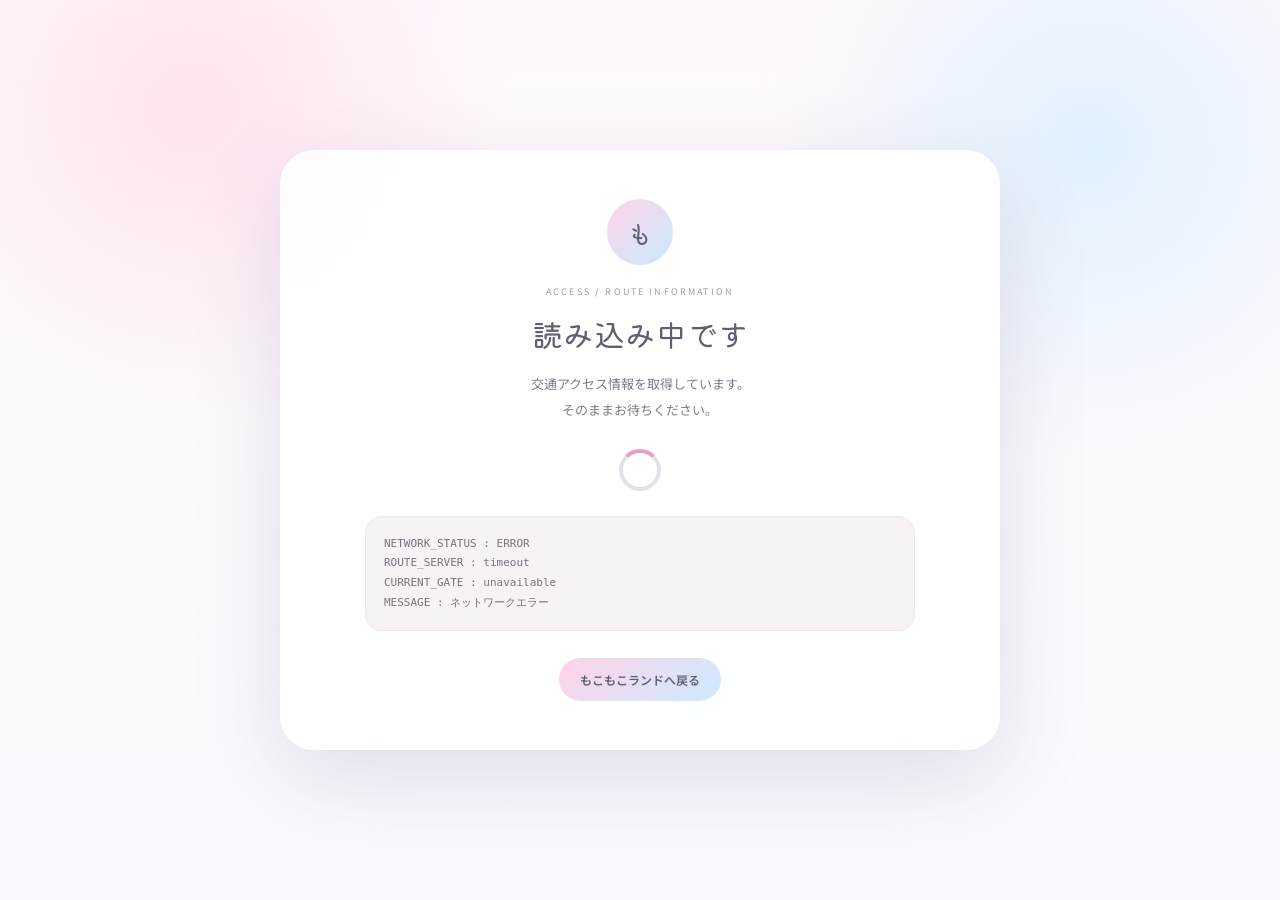
<file: access.html>
<!doctype html>
<html lang="ja">
<head>
<meta charset="utf-8">
<meta name="viewport" content="width=device-width,initial-scale=1">
<meta name="theme-color" content="#fff7fb">
<link rel="icon" href="assets/favicon.svg" type="image/svg+xml">
<title>アクセス｜もこもこランド</title>
<style>
@import url('https://fonts.googleapis.com/css2?family=Kiwi+Maru:wght@300;400;500&family=Noto+Sans+JP:wght@300;400;500&family=Noto+Serif+JP:wght@300;400&display=swap');
*{box-sizing:border-box}
body{
  margin:0;min-height:100vh;display:grid;place-items:center;padding:28px;
  font-family:"Noto Sans JP","Yu Gothic",sans-serif;color:#625d70;
  background:
    radial-gradient(circle at 15% 12%,rgba(255,211,232,.6),transparent 23%),
    radial-gradient(circle at 85% 16%,rgba(205,235,255,.6),transparent 24%),
    linear-gradient(180deg,#fff9fc,#f7fbff);
  transition:1s
}
body.night{
  color:#eeeaff;background:
    radial-gradient(circle at 50% 10%,rgba(232,164,255,.10),transparent 18%),
    linear-gradient(180deg,#303b6d,#22264f 52%,#151731)
}
.card{
  width:min(720px,95vw);border-radius:34px;padding:48px 38px;text-align:center;
  background:rgba(255,255,255,.85);backdrop-filter:blur(13px);
  border:1px solid rgba(255,255,255,.78);box-shadow:0 28px 90px rgba(91,68,112,.16)
}
body.night .card{background:rgba(31,35,75,.7);border-color:rgba(255,255,255,.08);box-shadow:0 30px 90px rgba(0,0,0,.28)}
.logo{
  width:66px;height:66px;border-radius:50%;display:grid;place-items:center;margin:0 auto 20px;
  background:linear-gradient(135deg,#ffd4e7,#cbe9ff);color:#625e72;font-family:"Kiwi Maru";font-size:26px
}
.kicker{font-size:9px;letter-spacing:.24em;color:#a199aa;margin-bottom:13px}
body.night .kicker{color:#aeb6d5}
h1{font-family:"Kiwi Maru";font-size:31px;font-weight:400;line-height:1.5;margin:0 0 13px}
body.night h1{font-family:"Noto Serif JP","Yu Mincho",serif;letter-spacing:.07em}
p{font-size:13px;line-height:2;color:#827b8d;margin:0}
body.night p{color:#c5cae0}
.spinner{
  width:42px;height:42px;border-radius:50%;border:4px solid #e5e0eb;border-top-color:#e79cc7;
  margin:26px auto 10px;animation:spin .8s linear infinite
}
@keyframes spin{to{transform:rotate(360deg)}}
.error-box{
  display:none;margin:25px auto 0;max-width:550px;padding:17px 18px;border-radius:17px;
  text-align:left;background:#f6f2f6;border:1px solid #ece6ed;font-family:monospace;font-size:11px;line-height:1.8;color:#7b7180
}
body.night .error-box{background:rgba(10,12,31,.34);border-color:rgba(255,255,255,.06);color:#c1b5d9}
.error-box.show{display:block}
.code404{
  display:none;font-size:clamp(78px,17vw,150px);line-height:.86;letter-spacing:.05em;
  font-family:monospace;color:#f0d8ff;text-shadow:4px 0 rgba(255,108,207,.25),-4px 0 rgba(91,204,255,.24);
  animation:shake .14s infinite;margin-bottom:28px
}
body.night .code404{display:block}
body.night .spinner{display:none}
body.night #dayTitle,body.night #dayText{display:none}
#nightTitle,#nightText{display:none}
body.night #nightTitle,body.night #nightText{display:block}
.back{
  display:inline-flex;margin-top:27px;padding:13px 21px;border-radius:999px;
  background:linear-gradient(135deg,#ffd3e7,#ceeaff);color:#625f75;text-decoration:none;font-weight:600;font-size:12px
}
@keyframes shake{0%,100%{transform:translate(0)}25%{transform:translate(1px,-.5px)}50%{transform:translate(-1px,.6px)}75%{transform:translate(.7px,.5px)}}
</style>
</head>
<body>
<div class="card">
  <div class="logo">も</div>
  <div class="kicker">ACCESS / ROUTE INFORMATION</div>
  <div class="code404">404</div>

  <h1 id="dayTitle">読み込み中です</h1>
  <p id="dayText">交通アクセス情報を取得しています。<br>そのままお待ちください。</p>

  <h1 id="nightTitle">蟶ｫ繧雁ｾ後″縺後ｿ｣縺､縺九ｊ縺ｾ縺帙ｓ</h1>
  <p id="nightText">縺薙?繝壹?繧ｸ縺ｯ豁ｻ譛滉ｸｭ縺ｧ縺吶?br>蜿門ｾ励＠縺溘ョ繝ｼ繧ｿ繧定ｪｭ縺ｿ霎ｼ繧√∪縺帙ｓ縺ｧ縺励◆銆</p>

  <div class="spinner"></div>

  <div class="error-box" id="errorBox">
    NETWORK_STATUS : ERROR<br>
    ROUTE_SERVER : timeout<br>
    CURRENT_GATE : <span id="gate">unavailable</span><br>
    MESSAGE : <span id="message">ネットワークエラー</span>
  </div>

  <a class="back" href="index.html">もこもこランドへ戻る</a>
</div>

<script>
const KEY="mokomoko_summerland_horror_v1";
let S=JSON.parse(localStorage.getItem(KEY)||'{"phase":0,"count":0,"seen":{}}');

// ACCESSを繰り返すだけでは夜に進めないようにする。
// 4種類のアトラクションをすべて見た状態でのみ、夜フェーズを維持する。
const unique = Object.keys(S.seen || {}).length;
if(S.phase >= 2 && unique < 4){
  S.phase = 1;
  localStorage.setItem(KEY, JSON.stringify(S));
}

const night = S.phase >= 2;
if(night){
  document.body.classList.add("night");
  document.getElementById("errorBox").classList.add("show");
  document.getElementById("gate").textContent="CLOSED / CLOSED / CLOSED";
  document.getElementById("message").textContent="404 ERROR / 蟶ｫ繧雁ｾ後′隕九▽縺九ｊ縺ｾ縺帙ｓ";
}else{
  setTimeout(()=>{
    document.getElementById("errorBox").classList.add("show");
    document.getElementById("message").textContent="ネットワークエラー";
  },1500);
}
</script>
</body>
</html>
</file>
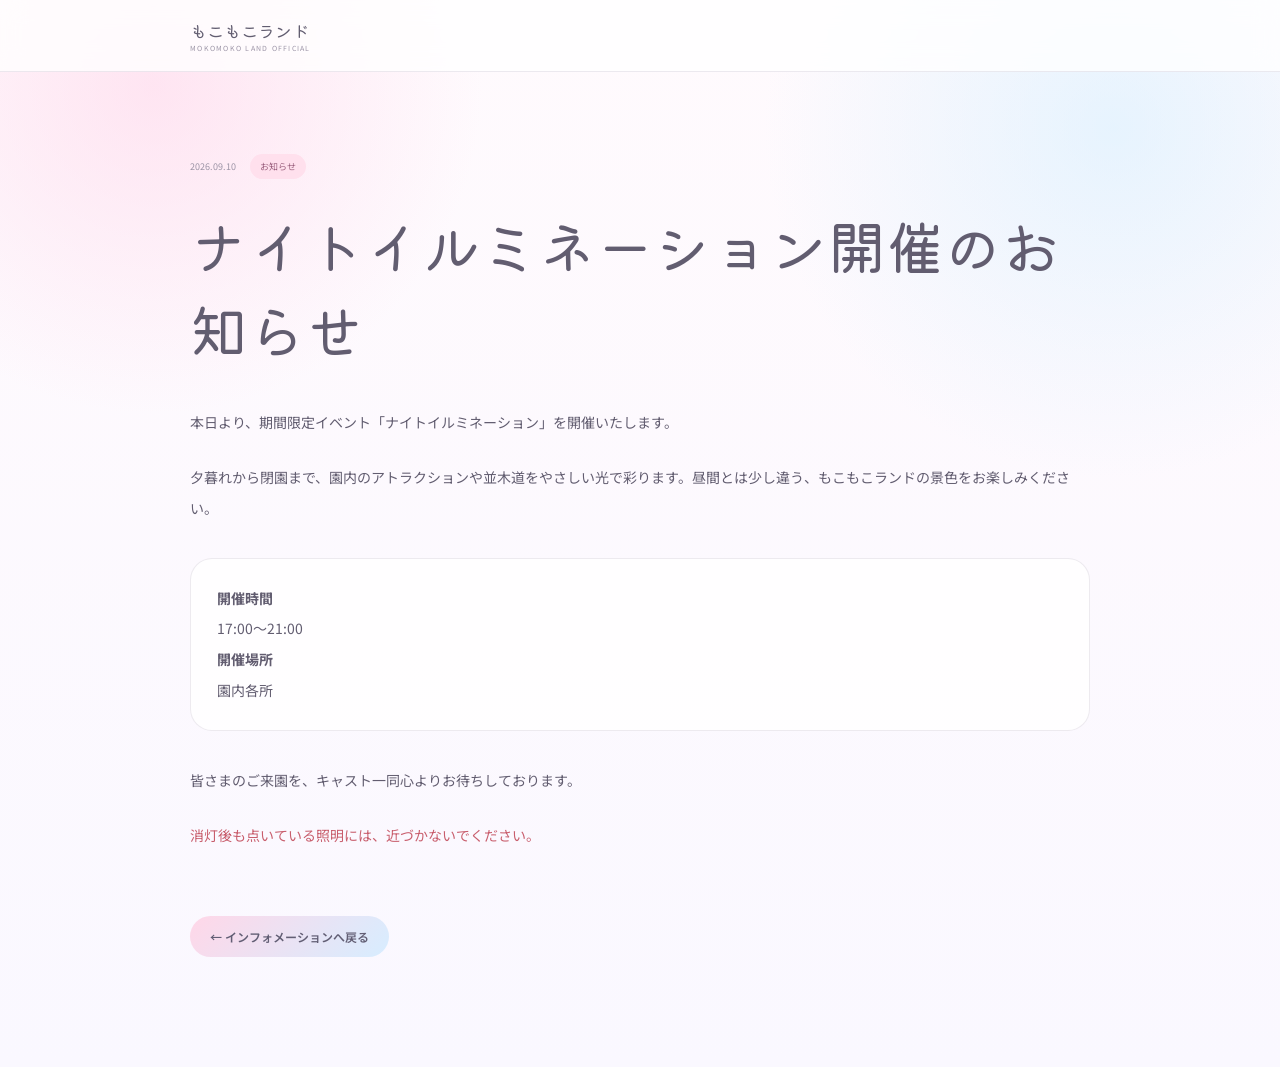
<file: news-illumination.html>
<!doctype html><html lang="ja"><head><meta charset="utf-8"><meta name="viewport" content="width=device-width,initial-scale=1"><link rel="icon" href="assets/favicon.svg" type="image/svg+xml"><title>ナイトイルミネーション開催のお知らせ｜もこもこランド</title><style>@import url('https://fonts.googleapis.com/css2?family=Kiwi+Maru:wght@300;400;500&family=Noto+Sans+JP:wght@300;400;500;600&family=Noto+Serif+JP:wght@300;400&display=swap');*{box-sizing:border-box}body{margin:0;min-height:100vh;color:#625d70;font-family:"Noto Sans JP","Yu Gothic",sans-serif;background:radial-gradient(circle at 12% 8%,rgba(255,211,232,.55),transparent 22%),radial-gradient(circle at 87% 12%,rgba(207,237,255,.5),transparent 24%),linear-gradient(180deg,#fffafd,#faf8ff);transition:.8s;overflow-x:hidden}body.night,body.deep{color:#eceaff;background:linear-gradient(180deg,#31396c,#1d2147 55%,#101126)}a{color:inherit}.topbar{height:72px;display:flex;align-items:center;border-bottom:1px solid rgba(100,86,120,.12);background:rgba(255,255,255,.78);backdrop-filter:blur(12px)}body.night .topbar,body.deep .topbar{background:rgba(26,29,63,.8);border-color:rgba(255,255,255,.06)}.wrap{width:min(900px,calc(100% - 36px));margin:auto}.brand{font-family:"Kiwi Maru";text-decoration:none;font-size:17px}.brand small{display:block;font-family:"Noto Sans JP";font-size:7px;letter-spacing:.18em;color:#9c94a6}.article{padding:82px 0 110px}.meta{display:flex;gap:14px;align-items:center;font-size:9px;color:#9b93a5}.tag{padding:6px 10px;border-radius:999px;background:#ffe0ed;color:#9b607e}.title{font-family:"Kiwi Maru";font-weight:400;font-size:clamp(31px,6vw,58px);line-height:1.45;margin:24px 0 36px}.content{font-size:14px;line-height:2.2}.content p{margin:0 0 24px}.box{margin:34px 0;padding:24px 26px;border-radius:22px;background:rgba(255,255,255,.78);border:1px solid rgba(105,92,126,.12)}body.night .box,body.deep .box{background:rgba(255,255,255,.04);border-color:rgba(255,255,255,.07)}.back{display:inline-flex;margin-top:42px;padding:12px 20px;border-radius:999px;text-decoration:none;background:linear-gradient(135deg,#ffd7e8,#d7edff);color:#625e74;font-size:12px;font-weight:600}.night-only{display:none}body.night .night-only,body.deep .night-only{display:block}.day-only{display:block}body.night .day-only,body.deep .day-only{display:none}@keyframes shake{0%,100%{transform:translate(0)}25%{transform:translate(.8px,-.4px)}50%{transform:translate(-.8px,.6px)}75%{transform:translate(.5px,.5px)}}@keyframes flicker{0%,7%,10%,62%,66%,100%{opacity:1}8%,64%{opacity:.18}9%,65%{opacity:.7}}body:before{content:"";position:fixed;inset:-8%;pointer-events:none;z-index:10;opacity:0;background:repeating-linear-gradient(0deg,rgba(255,255,255,.2) 0,rgba(255,255,255,.2) 1px,transparent 1px,transparent 4px);mix-blend-mode:screen}body.night:before{opacity:.07}body.deep:before{opacity:.13}.glitch{display:inline-block}body.night .glitch,body.deep .glitch{animation:shake .13s infinite}.red{color:#c85d6c}body.night .red,body.deep .red{color:#ff6a72;text-shadow:0 0 12px rgba(255,80,90,.25)}.flicker{animation:flicker 2.4s infinite}.huge{font-family:"Noto Serif JP","Yu Mincho",serif;font-size:clamp(62px,14vw,150px);line-height:1.06;margin:30px 0}body.night .huge,body.deep .huge{color:#ff626b;animation:shake .13s infinite,flicker 2.2s infinite}@media(max-width:600px){.article{padding-top:58px}.content{font-size:13px}.title{font-size:36px}}</style></head><body><header class="topbar"><div class="wrap"><a class="brand" href="index.html#top">もこもこランド<small>MOKOMOKO LAND OFFICIAL</small></a></div></header><main class="article"><article class="wrap"><div class="meta"><time>2026.09.10</time><span class="tag">お知らせ</span></div><h1 class="title">ナイトイルミネーション開催のお知らせ</h1><div class="content"><p>本日より、期間限定イベント「ナイトイルミネーション」を開催いたします。</p><p>夕暮れから閉園まで、園内のアトラクションや並木道をやさしい光で彩ります。昼間とは少し違う、もこもこランドの景色をお楽しみください。</p><div class="box"><strong>開催時間</strong><br>17:00〜21:00<br><strong>開催場所</strong><br>園内各所</div><p class="day-only">皆さまのご来園を、キャスト一同心よりお待ちしております。</p><p class="night-only red glitch">消灯後も点いている照明には、近づかないでください。</p></div><a class="back" href="index.html#news">← インフォメーションへ戻る</a></article></main><script>const KEY="mokomoko_summerland_horror_v1";let S=JSON.parse(localStorage.getItem(KEY)||'{"phase":0,"autoApplied":false}');if(S.phase>=3)document.body.classList.add("deep");else if(S.phase>=2)document.body.classList.add("night");</script></body></html>
</file>
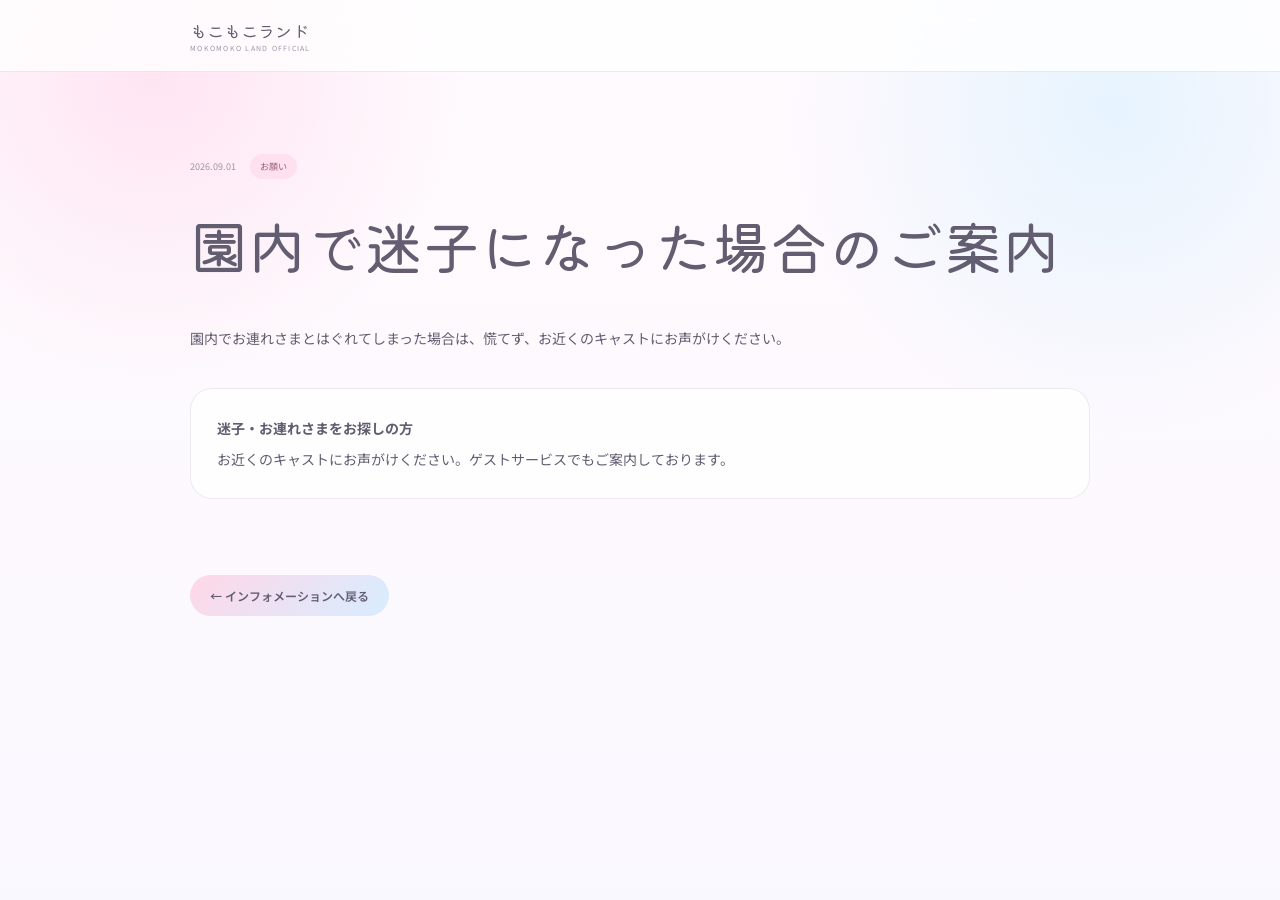
<file: news-lost.html>
<!doctype html><html lang="ja"><head><meta charset="utf-8"><meta name="viewport" content="width=device-width,initial-scale=1"><link rel="icon" href="assets/favicon.svg" type="image/svg+xml"><title>園内で迷子になった場合のご案内｜もこもこランド</title><style>@import url('https://fonts.googleapis.com/css2?family=Kiwi+Maru:wght@300;400;500&family=Noto+Sans+JP:wght@300;400;500;600&family=Noto+Serif+JP:wght@300;400&display=swap');*{box-sizing:border-box}body{margin:0;min-height:100vh;color:#625d70;font-family:"Noto Sans JP","Yu Gothic",sans-serif;background:radial-gradient(circle at 12% 8%,rgba(255,211,232,.55),transparent 22%),radial-gradient(circle at 87% 12%,rgba(207,237,255,.5),transparent 24%),linear-gradient(180deg,#fffafd,#faf8ff);transition:.8s;overflow-x:hidden}body.night,body.deep{color:#eceaff;background:linear-gradient(180deg,#31396c,#1d2147 55%,#101126)}a{color:inherit}.topbar{height:72px;display:flex;align-items:center;border-bottom:1px solid rgba(100,86,120,.12);background:rgba(255,255,255,.78);backdrop-filter:blur(12px)}body.night .topbar,body.deep .topbar{background:rgba(26,29,63,.8);border-color:rgba(255,255,255,.06)}.wrap{width:min(900px,calc(100% - 36px));margin:auto}.brand{font-family:"Kiwi Maru";text-decoration:none;font-size:17px}.brand small{display:block;font-family:"Noto Sans JP";font-size:7px;letter-spacing:.18em;color:#9c94a6}.article{padding:82px 0 110px}.meta{display:flex;gap:14px;align-items:center;font-size:9px;color:#9b93a5}.tag{padding:6px 10px;border-radius:999px;background:#ffe0ed;color:#9b607e}.title{font-family:"Kiwi Maru";font-weight:400;font-size:clamp(31px,6vw,58px);line-height:1.45;margin:24px 0 36px}.content{font-size:14px;line-height:2.2}.content p{margin:0 0 24px}.box{margin:34px 0;padding:24px 26px;border-radius:22px;background:rgba(255,255,255,.78);border:1px solid rgba(105,92,126,.12)}body.night .box,body.deep .box{background:rgba(255,255,255,.04);border-color:rgba(255,255,255,.07)}.back{display:inline-flex;margin-top:42px;padding:12px 20px;border-radius:999px;text-decoration:none;background:linear-gradient(135deg,#ffd7e8,#d7edff);color:#625e74;font-size:12px;font-weight:600}.night-only{display:none}body.night .night-only,body.deep .night-only{display:block}.day-only{display:block}body.night .day-only,body.deep .day-only{display:none}@keyframes shake{0%,100%{transform:translate(0)}25%{transform:translate(.8px,-.4px)}50%{transform:translate(-.8px,.6px)}75%{transform:translate(.5px,.5px)}}@keyframes flicker{0%,7%,10%,62%,66%,100%{opacity:1}8%,64%{opacity:.18}9%,65%{opacity:.7}}body:before{content:"";position:fixed;inset:-8%;pointer-events:none;z-index:10;opacity:0;background:repeating-linear-gradient(0deg,rgba(255,255,255,.2) 0,rgba(255,255,255,.2) 1px,transparent 1px,transparent 4px);mix-blend-mode:screen}body.night:before{opacity:.07}body.deep:before{opacity:.13}.glitch{display:inline-block}body.night .glitch,body.deep .glitch{animation:shake .13s infinite}.red{color:#c85d6c}body.night .red,body.deep .red{color:#ff6a72;text-shadow:0 0 12px rgba(255,80,90,.25)}.flicker{animation:flicker 2.4s infinite}.huge{font-family:"Noto Serif JP","Yu Mincho",serif;font-size:clamp(62px,14vw,150px);line-height:1.06;margin:30px 0}body.night .huge,body.deep .huge{color:#ff626b;animation:shake .13s infinite,flicker 2.2s infinite}@media(max-width:600px){.article{padding-top:58px}.content{font-size:13px}.title{font-size:36px}}</style></head><body><header class="topbar"><div class="wrap"><a class="brand" href="index.html#top">もこもこランド<small>MOKOMOKO LAND OFFICIAL</small></a></div></header><main class="article"><article class="wrap"><div class="meta"><time>2026.09.01</time><span class="tag">お願い</span></div><h1 class="title">園内で迷子になった場合のご案内</h1><div class="content"><div class="day-only"><p>園内でお連れさまとはぐれてしまった場合は、慌てず、お近くのキャストにお声がけください。</p><div class="box"><strong>迷子・お連れさまをお探しの方</strong><br>お近くのキャストにお声がけください。ゲストサービスでもご案内しております。</div></div><div class="night-only"><p class="glitch">お連れさまが見つからない場合も、ご安心ください。</p><div class="box red"><strong>帰宅の必要はありません。</strong><br>ずっといましょう。</div><p class="flicker">みんな、ここにいます。</p></div></div><a class="back" href="index.html#news">← インフォメーションへ戻る</a></article></main><script>const KEY="mokomoko_summerland_horror_v1";let S=JSON.parse(localStorage.getItem(KEY)||'{"phase":0,"autoApplied":false}');if(S.phase>=3)document.body.classList.add("deep");else if(S.phase>=2)document.body.classList.add("night");</script></body></html>
</file>
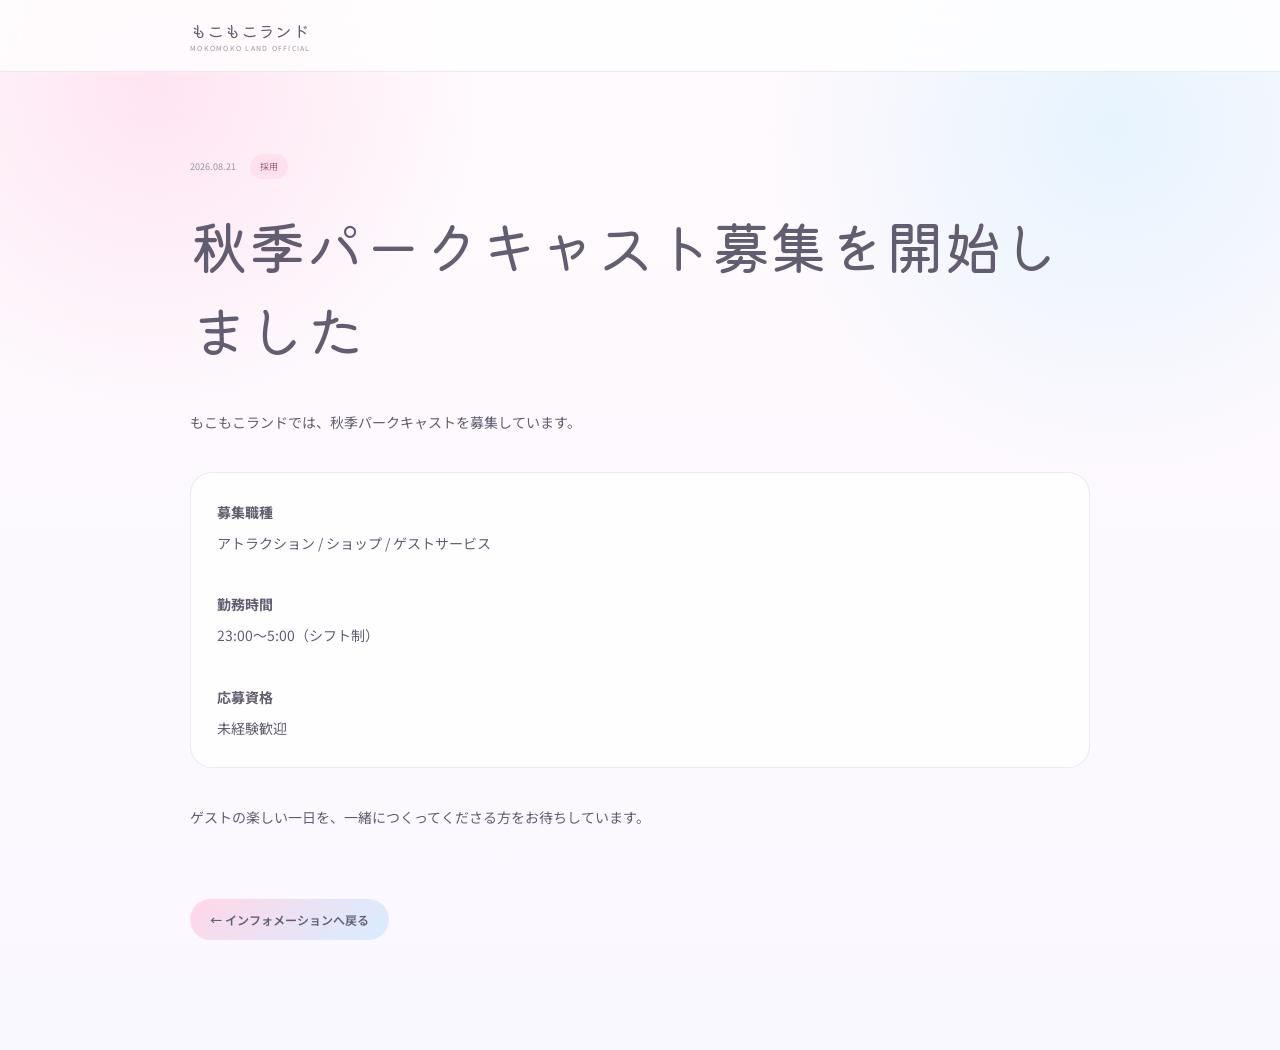
<file: news-recruit.html>
<!doctype html><html lang="ja"><head><meta charset="utf-8"><meta name="viewport" content="width=device-width,initial-scale=1"><link rel="icon" href="assets/favicon.svg" type="image/svg+xml"><title>秋季パークキャスト募集を開始しました｜もこもこランド</title><style>@import url('https://fonts.googleapis.com/css2?family=Kiwi+Maru:wght@300;400;500&family=Noto+Sans+JP:wght@300;400;500;600&family=Noto+Serif+JP:wght@300;400&display=swap');*{box-sizing:border-box}body{margin:0;min-height:100vh;color:#625d70;font-family:"Noto Sans JP","Yu Gothic",sans-serif;background:radial-gradient(circle at 12% 8%,rgba(255,211,232,.55),transparent 22%),radial-gradient(circle at 87% 12%,rgba(207,237,255,.5),transparent 24%),linear-gradient(180deg,#fffafd,#faf8ff);transition:.8s;overflow-x:hidden}body.night,body.deep{color:#eceaff;background:linear-gradient(180deg,#31396c,#1d2147 55%,#101126)}a{color:inherit}.topbar{height:72px;display:flex;align-items:center;border-bottom:1px solid rgba(100,86,120,.12);background:rgba(255,255,255,.78);backdrop-filter:blur(12px)}body.night .topbar,body.deep .topbar{background:rgba(26,29,63,.8);border-color:rgba(255,255,255,.06)}.wrap{width:min(900px,calc(100% - 36px));margin:auto}.brand{font-family:"Kiwi Maru";text-decoration:none;font-size:17px}.brand small{display:block;font-family:"Noto Sans JP";font-size:7px;letter-spacing:.18em;color:#9c94a6}.article{padding:82px 0 110px}.meta{display:flex;gap:14px;align-items:center;font-size:9px;color:#9b93a5}.tag{padding:6px 10px;border-radius:999px;background:#ffe0ed;color:#9b607e}.title{font-family:"Kiwi Maru";font-weight:400;font-size:clamp(31px,6vw,58px);line-height:1.45;margin:24px 0 36px}.content{font-size:14px;line-height:2.2}.content p{margin:0 0 24px}.box{margin:34px 0;padding:24px 26px;border-radius:22px;background:rgba(255,255,255,.78);border:1px solid rgba(105,92,126,.12)}body.night .box,body.deep .box{background:rgba(255,255,255,.04);border-color:rgba(255,255,255,.07)}.back{display:inline-flex;margin-top:42px;padding:12px 20px;border-radius:999px;text-decoration:none;background:linear-gradient(135deg,#ffd7e8,#d7edff);color:#625e74;font-size:12px;font-weight:600}.night-only{display:none}body.night .night-only,body.deep .night-only{display:block}.day-only{display:block}body.night .day-only,body.deep .day-only{display:none}@keyframes shake{0%,100%{transform:translate(0)}25%{transform:translate(.8px,-.4px)}50%{transform:translate(-.8px,.6px)}75%{transform:translate(.5px,.5px)}}@keyframes flicker{0%,7%,10%,62%,66%,100%{opacity:1}8%,64%{opacity:.18}9%,65%{opacity:.7}}body:before{content:"";position:fixed;inset:-8%;pointer-events:none;z-index:10;opacity:0;background:repeating-linear-gradient(0deg,rgba(255,255,255,.2) 0,rgba(255,255,255,.2) 1px,transparent 1px,transparent 4px);mix-blend-mode:screen}body.night:before{opacity:.07}body.deep:before{opacity:.13}.glitch{display:inline-block}body.night .glitch,body.deep .glitch{animation:shake .13s infinite}.red{color:#c85d6c}body.night .red,body.deep .red{color:#ff6a72;text-shadow:0 0 12px rgba(255,80,90,.25)}.flicker{animation:flicker 2.4s infinite}.huge{font-family:"Noto Serif JP","Yu Mincho",serif;font-size:clamp(62px,14vw,150px);line-height:1.06;margin:30px 0}body.night .huge,body.deep .huge{color:#ff626b;animation:shake .13s infinite,flicker 2.2s infinite}@media(max-width:600px){.article{padding-top:58px}.content{font-size:13px}.title{font-size:36px}}</style></head><body><header class="topbar"><div class="wrap"><a class="brand" href="index.html#top">もこもこランド<small>MOKOMOKO LAND OFFICIAL</small></a></div></header><main class="article"><article class="wrap"><div class="meta"><time>2026.08.21</time><span class="tag">採用</span></div><h1 class="title">秋季パークキャスト募集を開始しました</h1><div class="content"><div id="recruitNormal"><p>もこもこランドでは、秋季パークキャストを募集しています。</p><div class="box"><strong>募集職種</strong><br>アトラクション / ショップ / ゲストサービス<br><br><strong>勤務時間</strong><br>23:00〜5:00（シフト制）<br><br><strong>応募資格</strong><br>未経験歓迎</div><p>ゲストの楽しい一日を、一緒につくってくださる方をお待ちしています。</p></div><div id="recruitThanks" style="display:none"><div class="box red"><strong>ご応募ありがとうございました。</strong><br>当日は心よりお待ち申し上げております。</div></div></div><a class="back" href="index.html#news">← インフォメーションへ戻る</a></article></main><script>const KEY="mokomoko_summerland_horror_v1";let S=JSON.parse(localStorage.getItem(KEY)||'{"phase":0,"autoApplied":false}');if(S.phase>=3)document.body.classList.add("deep");else if(S.phase>=2)document.body.classList.add("night");if(S.autoApplied){document.getElementById("recruitNormal").style.display="none";document.getElementById("recruitThanks").style.display="block";}</script></body></html>
</file>
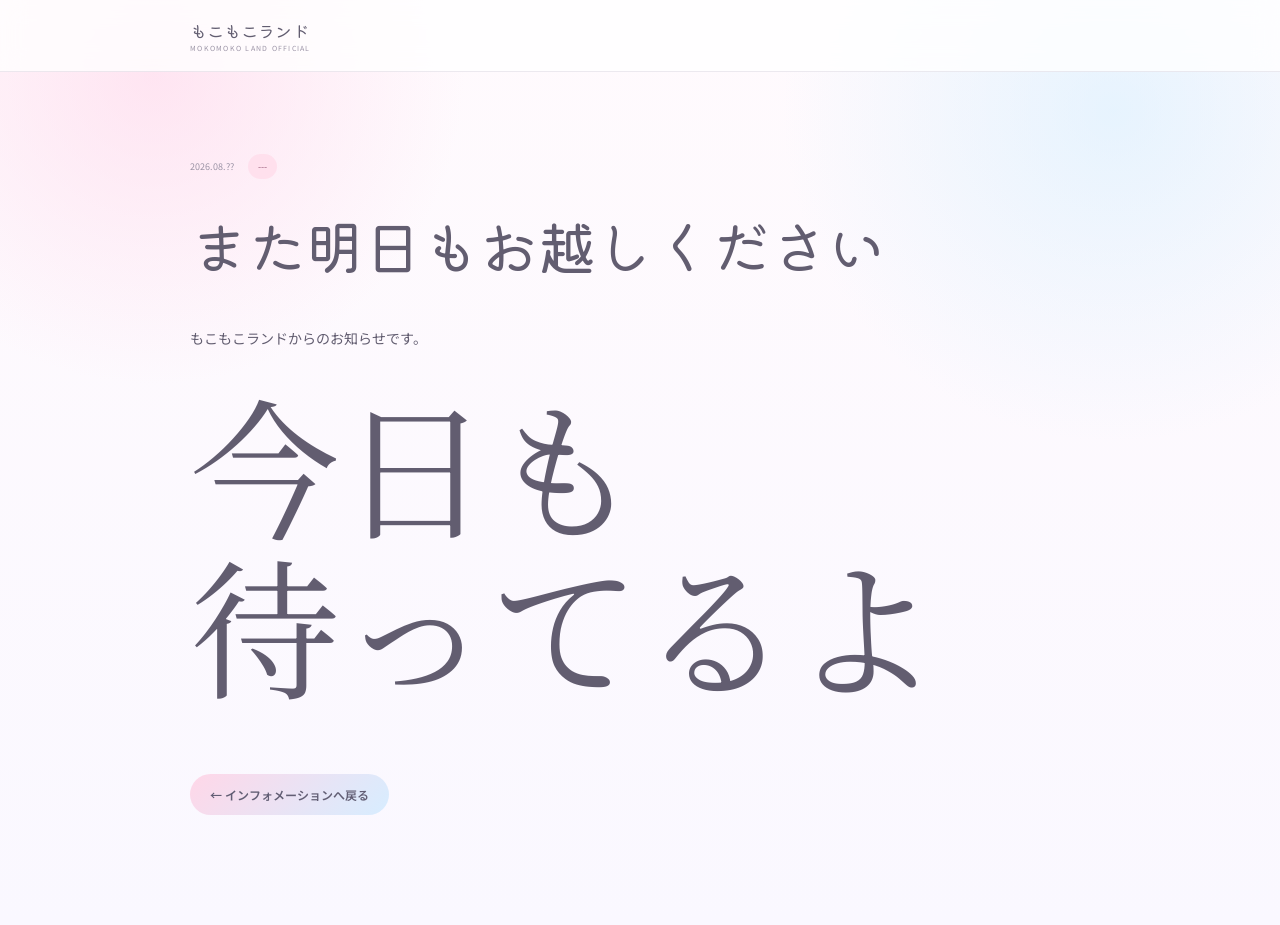
<file: news-tomorrow.html>
<!doctype html><html lang="ja"><head><meta charset="utf-8"><meta name="viewport" content="width=device-width,initial-scale=1"><link rel="icon" href="assets/favicon.svg" type="image/svg+xml"><title>また明日もお越しください｜もこもこランド</title><style>@import url('https://fonts.googleapis.com/css2?family=Kiwi+Maru:wght@300;400;500&family=Noto+Sans+JP:wght@300;400;500;600&family=Noto+Serif+JP:wght@300;400&display=swap');*{box-sizing:border-box}body{margin:0;min-height:100vh;color:#625d70;font-family:"Noto Sans JP","Yu Gothic",sans-serif;background:radial-gradient(circle at 12% 8%,rgba(255,211,232,.55),transparent 22%),radial-gradient(circle at 87% 12%,rgba(207,237,255,.5),transparent 24%),linear-gradient(180deg,#fffafd,#faf8ff);transition:.8s;overflow-x:hidden}body.night,body.deep{color:#eceaff;background:linear-gradient(180deg,#31396c,#1d2147 55%,#101126)}a{color:inherit}.topbar{height:72px;display:flex;align-items:center;border-bottom:1px solid rgba(100,86,120,.12);background:rgba(255,255,255,.78);backdrop-filter:blur(12px)}body.night .topbar,body.deep .topbar{background:rgba(26,29,63,.8);border-color:rgba(255,255,255,.06)}.wrap{width:min(900px,calc(100% - 36px));margin:auto}.brand{font-family:"Kiwi Maru";text-decoration:none;font-size:17px}.brand small{display:block;font-family:"Noto Sans JP";font-size:7px;letter-spacing:.18em;color:#9c94a6}.article{padding:82px 0 110px}.meta{display:flex;gap:14px;align-items:center;font-size:9px;color:#9b93a5}.tag{padding:6px 10px;border-radius:999px;background:#ffe0ed;color:#9b607e}.title{font-family:"Kiwi Maru";font-weight:400;font-size:clamp(31px,6vw,58px);line-height:1.45;margin:24px 0 36px}.content{font-size:14px;line-height:2.2}.content p{margin:0 0 24px}.box{margin:34px 0;padding:24px 26px;border-radius:22px;background:rgba(255,255,255,.78);border:1px solid rgba(105,92,126,.12)}body.night .box,body.deep .box{background:rgba(255,255,255,.04);border-color:rgba(255,255,255,.07)}.back{display:inline-flex;margin-top:42px;padding:12px 20px;border-radius:999px;text-decoration:none;background:linear-gradient(135deg,#ffd7e8,#d7edff);color:#625e74;font-size:12px;font-weight:600}.night-only{display:none}body.night .night-only,body.deep .night-only{display:block}.day-only{display:block}body.night .day-only,body.deep .day-only{display:none}@keyframes shake{0%,100%{transform:translate(0)}25%{transform:translate(.8px,-.4px)}50%{transform:translate(-.8px,.6px)}75%{transform:translate(.5px,.5px)}}@keyframes flicker{0%,7%,10%,62%,66%,100%{opacity:1}8%,64%{opacity:.18}9%,65%{opacity:.7}}body:before{content:"";position:fixed;inset:-8%;pointer-events:none;z-index:10;opacity:0;background:repeating-linear-gradient(0deg,rgba(255,255,255,.2) 0,rgba(255,255,255,.2) 1px,transparent 1px,transparent 4px);mix-blend-mode:screen}body.night:before{opacity:.07}body.deep:before{opacity:.13}.glitch{display:inline-block}body.night .glitch,body.deep .glitch{animation:shake .13s infinite}.red{color:#c85d6c}body.night .red,body.deep .red{color:#ff6a72;text-shadow:0 0 12px rgba(255,80,90,.25)}.flicker{animation:flicker 2.4s infinite}.huge{font-family:"Noto Serif JP","Yu Mincho",serif;font-size:clamp(62px,14vw,150px);line-height:1.06;margin:30px 0}body.night .huge,body.deep .huge{color:#ff626b;animation:shake .13s infinite,flicker 2.2s infinite}@media(max-width:600px){.article{padding-top:58px}.content{font-size:13px}.title{font-size:36px}}</style></head><body><header class="topbar"><div class="wrap"><a class="brand" href="index.html#top">もこもこランド<small>MOKOMOKO LAND OFFICIAL</small></a></div></header><main class="article"><article class="wrap"><div class="meta"><time>2026.08.??</time><span class="tag">---</span></div><h1 class="title">また明日もお越しください</h1><div class="content"><p>もこもこランドからのお知らせです。</p><div class="huge">今日も<br>待ってるよ</div><p class="night-only red flicker">あしたじゃなくて、今日。</p></div><a class="back" href="index.html#news">← インフォメーションへ戻る</a></article></main><script>const KEY="mokomoko_summerland_horror_v1";let S=JSON.parse(localStorage.getItem(KEY)||'{"phase":0,"autoApplied":false}');if(S.phase>=3)document.body.classList.add("deep");else if(S.phase>=2)document.body.classList.add("night");</script></body></html>
</file>
